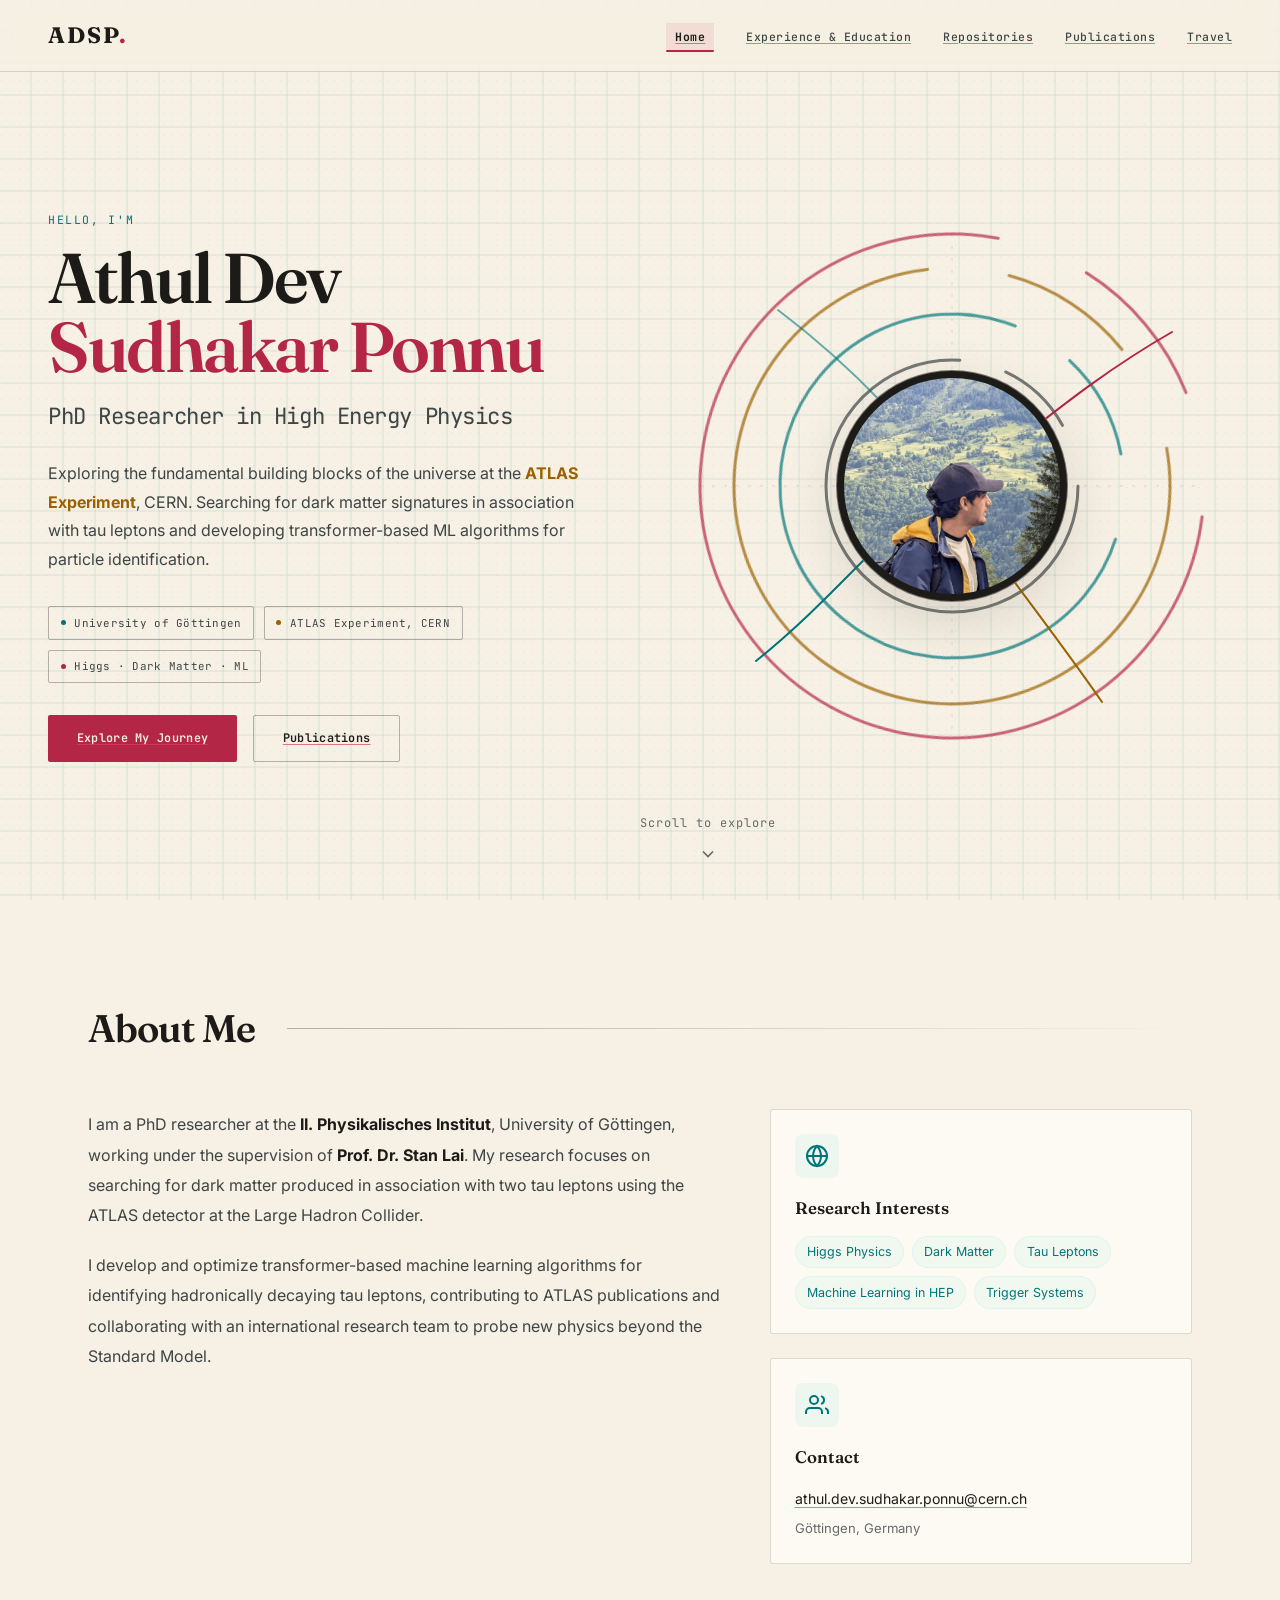
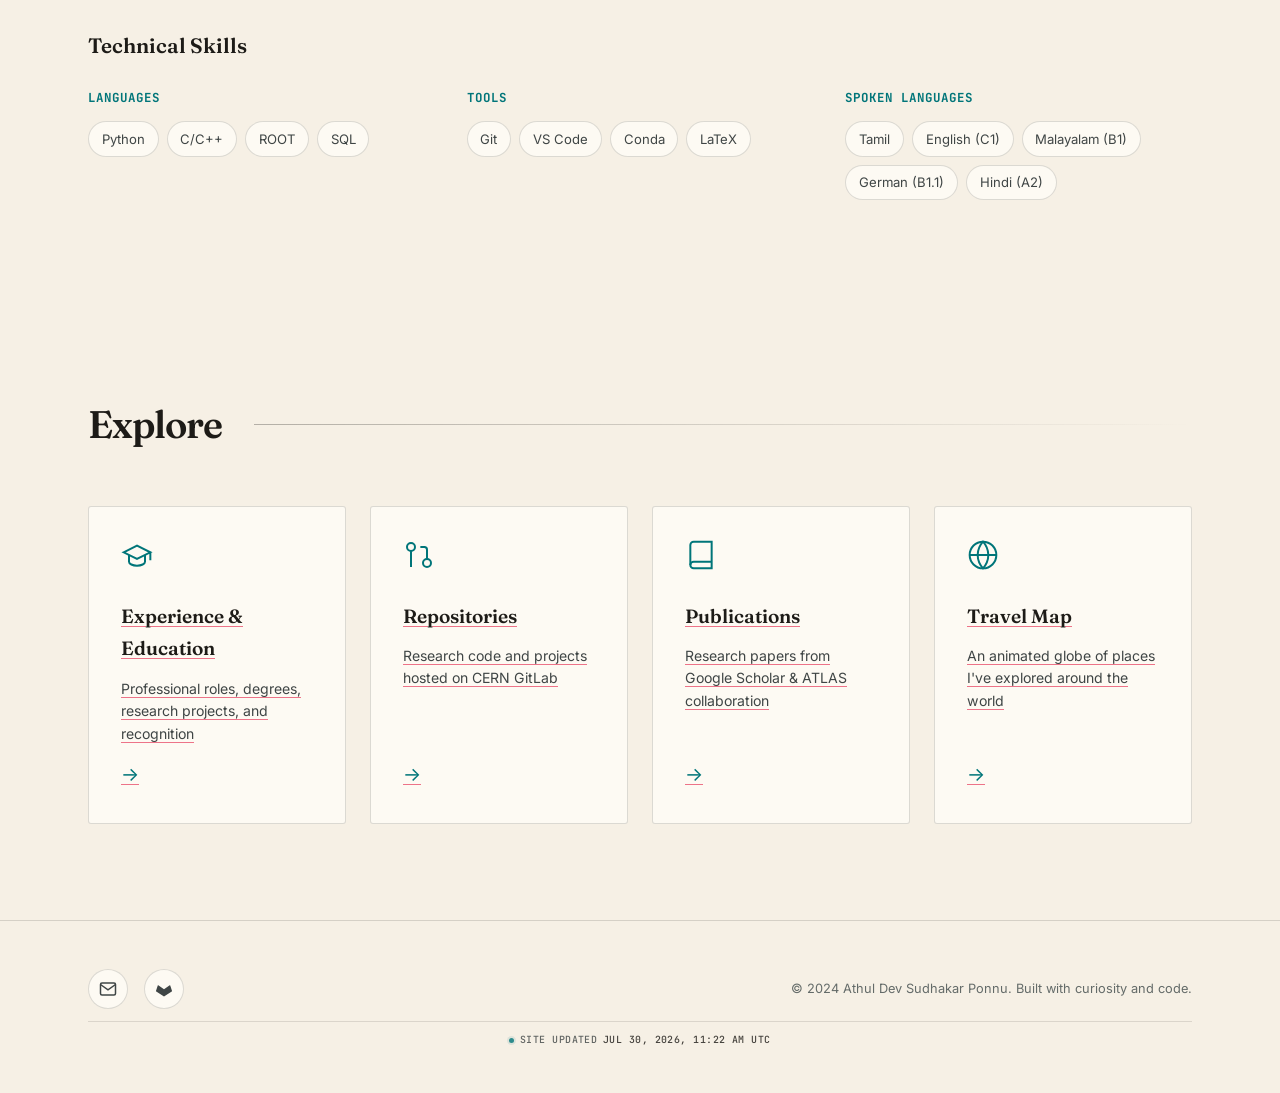
<file: index.html>
<!DOCTYPE html>
<html lang="en">
<head>
    <meta charset="UTF-8">
    <meta name="viewport" content="width=device-width, initial-scale=1.0">
    <link rel="icon" type="image/png" href="assets/favicon.png">
    <title>Athul Dev Sudhakar Ponnu | Particle Physicist</title>
    <meta name="description" content="Personal homepage of Athul Dev Sudhakar Ponnu — PhD researcher in High Energy Physics at the University of Göttingen and the ATLAS Experiment at CERN.">
    <link rel="preconnect" href="https://fonts.googleapis.com">
    <link rel="preconnect" href="https://fonts.gstatic.com" crossorigin>
    <link href="https://fonts.googleapis.com/css2?family=Fraunces:opsz,wght@9..144,400;9..144,500;9..144,600;9..144,700&family=Inter:wght@300;400;500;600;700&family=JetBrains+Mono:wght@400;500&display=swap" rel="stylesheet">
    <link rel="stylesheet" href="style.css?v=20260721_12">
</head>
<body class="page-home">

    <!-- Navigation -->
    <nav class="main-nav" id="main-nav">
        <div class="nav-brand">
            <a href="index.html" class="nav-logo">ADSP</a>
        </div>
        <button class="nav-toggle" id="nav-toggle" aria-label="Toggle navigation" aria-expanded="false" aria-controls="nav-links">
            <span></span><span></span><span></span>
        </button>
        <ul class="nav-links" id="nav-links">
            <li><a href="index.html" class="active">Home</a></li>
            <li><a href="experience.html">Experience &amp; Education</a></li>
            <li><a href="repositories.html">Repositories</a></li>
            <li><a href="publications.html">Publications</a></li>
            <li><a href="travel.html">Travel</a></li>
        </ul>
    </nav>

    <!-- Hero Section -->
    <section class="hero" id="hero">
        <div class="hero-content">
            <div class="hero-text">
                <p class="hero-greeting reveal-up">Hello, I'm</p>
                <h1 class="hero-name reveal-up delay-1">
                    <span class="name-line">Athul Dev</span>
                    <span class="name-line accent">Sudhakar Ponnu</span>
                </h1>
                <p class="hero-tagline reveal-up delay-2">PhD Researcher in High Energy Physics</p>
                <p class="hero-description reveal-up delay-3">
                    Exploring the fundamental building blocks of the universe at the 
                    <strong>ATLAS Experiment</strong>, CERN. Searching for dark matter 
                    signatures in association with tau leptons and developing 
                    transformer-based ML algorithms for particle identification.
                </p>
                <div class="hero-badges reveal-up delay-4">
                    <span class="badge">
                        University of Göttingen
                    </span>
                    <span class="badge">
                        ATLAS Experiment, CERN
                    </span>
                    <span class="badge">
                        Higgs · Dark Matter · ML
                    </span>
                </div>
                <div class="hero-cta reveal-up delay-5">
                    <a href="experience.html" class="btn btn-primary">Explore My Journey</a>
                    <a href="publications.html" class="btn btn-secondary">Publications</a>
                </div>
            </div>
            <div class="hero-visual reveal-up delay-3">
                <div class="detector-signature" role="img" aria-label="Schematic transverse cross-section of the ATLAS detector surrounding Athul's portrait">
                    <svg class="detector-diagram" viewBox="0 0 560 560" aria-hidden="true">
                        <g class="detector-grid">
                            <line x1="28" y1="280" x2="532" y2="280"/>
                            <line x1="280" y1="28" x2="280" y2="532"/>
                        </g>
                        <g class="detector-layers">
                            <circle class="detector-layer layer-tracker" cx="280" cy="280" r="126" pathLength="1"/>
                            <circle class="detector-layer layer-em" cx="280" cy="280" r="172" pathLength="1"/>
                            <circle class="detector-layer layer-hadronic" cx="280" cy="280" r="218" pathLength="1"/>
                            <circle class="detector-layer layer-muon" cx="280" cy="280" r="252" pathLength="1"/>
                        </g>
                        <g class="detector-tracks">
                            <path class="track track-crimson" d="M280 280 C330 255 392 188 500 126" pathLength="1"/>
                            <path class="track track-cyan" d="M280 280 C226 307 170 386 84 455" pathLength="1"/>
                            <path class="track track-amber" d="M280 280 C305 333 365 402 430 496" pathLength="1"/>
                            <path class="track track-cyan track-secondary" d="M280 280 C247 234 188 166 106 104" pathLength="1"/>
                        </g>
                        <circle class="interaction-point" cx="280" cy="280" r="5"/>
                    </svg>
                    <div class="profile-frame">
                        <div class="profile-img-wrapper">
                            <img src="assets/profile.png" alt="Athul Dev Sudhakar Ponnu" class="profile-img" onerror="this.style.display='none'; this.parentElement.classList.add('placeholder-active');">
                            <div class="profile-placeholder"><span>A</span></div>
                        </div>
                    </div>
                </div>
            </div>
        </div>
        <div class="scroll-indicator reveal-up delay-5">
            <span>Scroll to explore</span>
            <div class="scroll-arrow">
                <svg width="20" height="20" viewBox="0 0 24 24" fill="none" stroke="currentColor" stroke-width="2"><polyline points="6 9 12 15 18 9"/></svg>
            </div>
        </div>
    </section>

    <!-- About Section -->
    <section class="about-section" id="about">
        <div class="section-container">
            <h2 class="section-title reveal-up">About Me</h2>
            <div class="about-grid">
                <div class="about-text reveal-up delay-1">
                    <p>
                        I am a PhD researcher at the <strong>II. Physikalisches Institut</strong>, 
                        University of Göttingen, working under the supervision of 
                        <strong>Prof. Dr. Stan Lai</strong>. My research focuses on searching 
                        for dark matter produced in association with two tau leptons using 
                        the ATLAS detector at the Large Hadron Collider.
                    </p>
                    <p>
                        I develop and optimize transformer-based machine learning algorithms 
                        for identifying hadronically decaying tau leptons, contributing to 
                        ATLAS publications and collaborating with an international research team 
                        to probe new physics beyond the Standard Model.
                    </p>
                </div>
                <div class="about-cards reveal-up delay-2">
                    <div class="info-card">
                        <div class="info-card-icon">
                            <svg width="24" height="24" viewBox="0 0 24 24" fill="none" stroke="currentColor" stroke-width="2"><circle cx="12" cy="12" r="10"/><line x1="2" y1="12" x2="22" y2="12"/><path d="M12 2a15.3 15.3 0 0 1 4 10 15.3 15.3 0 0 1-4 10 15.3 15.3 0 0 1-4-10 15.3 15.3 0 0 1 4-10z"/></svg>
                        </div>
                        <h3>Research Interests</h3>
                        <ul class="interest-tags">
                            <li>Higgs Physics</li>
                            <li>Dark Matter</li>
                            <li>Tau Leptons</li>
                            <li>Machine Learning in HEP</li>
                            <li>Trigger Systems</li>
                        </ul>
                    </div>
                    <div class="info-card">
                        <div class="info-card-icon">
                            <svg width="24" height="24" viewBox="0 0 24 24" fill="none" stroke="currentColor" stroke-width="2"><path d="M17 21v-2a4 4 0 0 0-4-4H5a4 4 0 0 0-4 4v2"/><circle cx="9" cy="7" r="4"/><path d="M23 21v-2a4 4 0 0 0-3-3.87"/><path d="M16 3.13a4 4 0 0 1 0 7.75"/></svg>
                        </div>
                        <h3>Contact</h3>
                        <p class="contact-info">
                            <a href="mailto:athul.dev.sudhakar.ponnu@cern.ch">athul.dev.sudhakar.ponnu@cern.ch</a>
                        </p>
                        <p class="contact-location">Göttingen, Germany</p>
                    </div>
                </div>
            </div>
            <div class="skills-section reveal-up delay-3">
                <h3 class="subsection-title">Technical Skills</h3>
                <div class="skills-grid">
                    <div class="skill-group">
                        <h4>Languages</h4>
                        <div class="skill-pills">
                            <span class="skill-pill">Python</span>
                            <span class="skill-pill">C/C++</span>
                            <span class="skill-pill">ROOT</span>
                            <span class="skill-pill">SQL</span>
                        </div>
                    </div>
                    <div class="skill-group">
                        <h4>Tools</h4>
                        <div class="skill-pills">
                            <span class="skill-pill">Git</span>
                            <span class="skill-pill">VS Code</span>
                            <span class="skill-pill">Conda</span>
                            <span class="skill-pill">LaTeX</span>
                        </div>
                    </div>
                    <div class="skill-group">
                        <h4>Spoken Languages</h4>
                        <div class="skill-pills">
                            <span class="skill-pill">Tamil</span>
                            <span class="skill-pill">English (C1)</span>
                            <span class="skill-pill">Malayalam (B1)</span>
                            <span class="skill-pill">German (B1.1)</span>
                            <span class="skill-pill">Hindi (A2)</span>
                        </div>
                    </div>
                </div>
            </div>
        </div>
    </section>

    <!-- Quick Links Section -->
    <section class="quicklinks-section" id="quicklinks">
        <div class="section-container">
            <h2 class="section-title reveal-up">Explore</h2>
            <div class="quicklinks-grid reveal-up delay-1">
                <a href="experience.html" class="quicklink-card">
                    <div class="quicklink-icon">
                        <svg width="32" height="32" viewBox="0 0 24 24" fill="none" stroke="currentColor" stroke-width="1.5"><path d="M22 10v6M2 10l10-5 10 5-10 5z"/><path d="M6 12v5c0 1.66 2.69 3 6 3s6-1.34 6-3v-5"/></svg>
                    </div>
                    <h3>Experience &amp; Education</h3>
                    <p>Professional roles, degrees, research projects, and recognition</p>
                    <span class="quicklink-arrow">→</span>
                </a>
                <a href="repositories.html" class="quicklink-card">
                    <div class="quicklink-icon">
                        <svg width="32" height="32" viewBox="0 0 24 24" fill="none" stroke="currentColor" stroke-width="1.5"><circle cx="18" cy="18" r="3"/><circle cx="6" cy="6" r="3"/><path d="M13 6h3a2 2 0 0 1 2 2v7"/><line x1="6" y1="9" x2="6" y2="21"/></svg>
                    </div>
                    <h3>Repositories</h3>
                    <p>Research code and projects hosted on CERN GitLab</p>
                    <span class="quicklink-arrow">→</span>
                </a>
                <a href="publications.html" class="quicklink-card">
                    <div class="quicklink-icon">
                        <svg width="32" height="32" viewBox="0 0 24 24" fill="none" stroke="currentColor" stroke-width="1.5"><path d="M4 19.5A2.5 2.5 0 0 1 6.5 17H20"/><path d="M6.5 2H20v20H6.5A2.5 2.5 0 0 1 4 19.5v-15A2.5 2.5 0 0 1 6.5 2z"/></svg>
                    </div>
                    <h3>Publications</h3>
                    <p>Research papers from Google Scholar & ATLAS collaboration</p>
                    <span class="quicklink-arrow">→</span>
                </a>
                <a href="travel.html" class="quicklink-card">
                    <div class="quicklink-icon">
                        <svg width="32" height="32" viewBox="0 0 24 24" fill="none" stroke="currentColor" stroke-width="1.5"><circle cx="12" cy="12" r="10"/><line x1="2" y1="12" x2="22" y2="12"/><path d="M12 2a15.3 15.3 0 0 1 4 10 15.3 15.3 0 0 1-4 10 15.3 15.3 0 0 1-4-10 15.3 15.3 0 0 1 4-10z"/></svg>
                    </div>
                    <h3>Travel Map</h3>
                    <p>An animated globe of places I've explored around the world</p>
                    <span class="quicklink-arrow">→</span>
                </a>
            </div>
        </div>
    </section>

    <!-- Footer -->
    <footer class="site-footer">
        <div class="footer-content">
            <div class="footer-links">
                <a href="mailto:athul.dev.sudhakar.ponnu@cern.ch" aria-label="Email">
                    <svg width="18" height="18" viewBox="0 0 24 24" fill="none" stroke="currentColor" stroke-width="2"><path d="M4 4h16c1.1 0 2 .9 2 2v12c0 1.1-.9 2-2 2H4c-1.1 0-2-.9-2-2V6c0-1.1.9-2 2-2z"/><polyline points="22,6 12,13 2,6"/></svg>
                </a>
                <a href="https://gitlab.cern.ch/asudhaka" target="_blank" rel="noopener" aria-label="GitLab">
                    <svg width="18" height="18" viewBox="0 0 24 24" fill="currentColor"><path d="M22.65 14.39L20.3 7.24a.43.43 0 0 0-.15-.22a.42.42 0 0 0-.53 0L12 12.3L4.38 7a.42.42 0 0 0-.53 0a.43.43 0 0 0-.15.22L1.35 14.39a.85.85 0 0 0 .31 1L12 22l10.34-6.57a.85.85 0 0 0 .31-1.04z"/></svg>
                </a>
            </div>
            <p class="footer-text">© 2024 Athul Dev Sudhakar Ponnu. Built with curiosity and code.</p>
        </div>
    </footer>

    <script src="https://cdn.jsdelivr.net/npm/gsap@3.13.0/dist/gsap.min.js"></script>
    <script src="grid-distortion.js?v=20260721_3"></script>
    <script src="nav.js?v=20260721_9"></script>
</body>
</html>
</file>
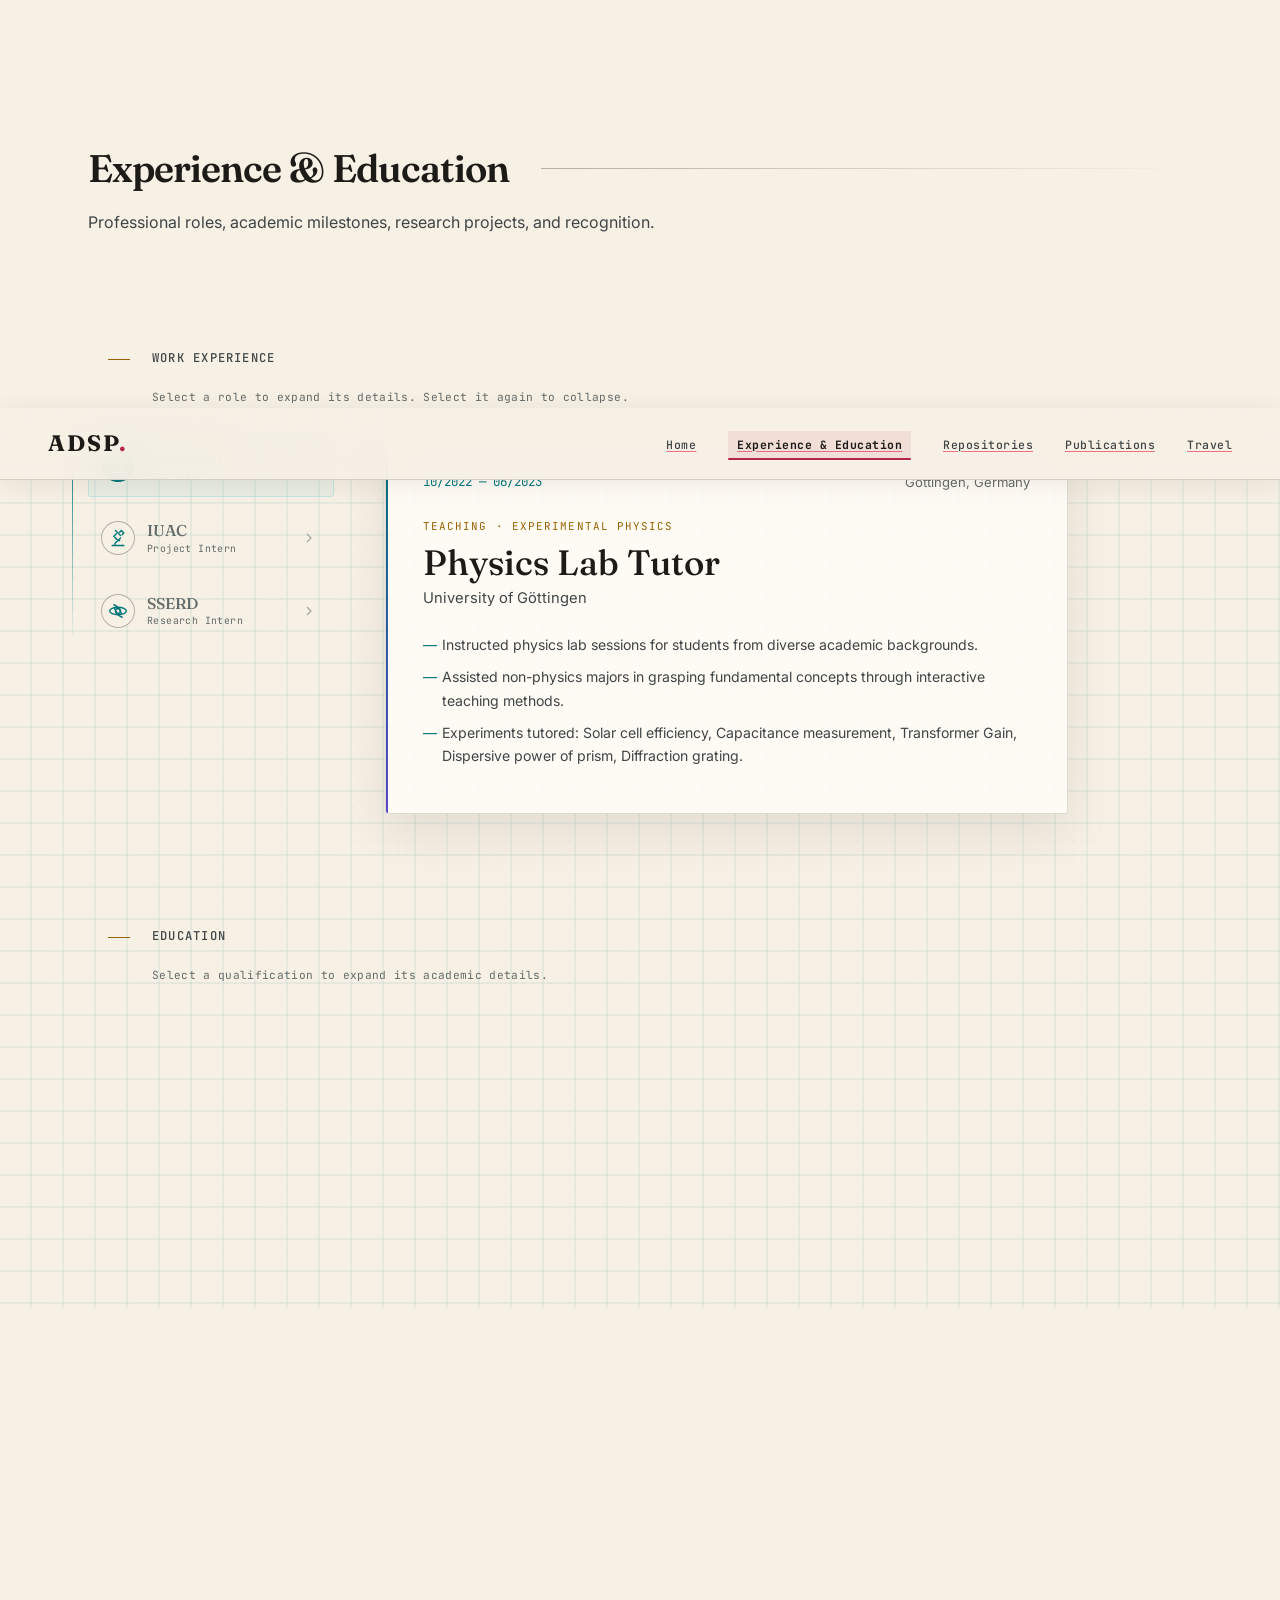
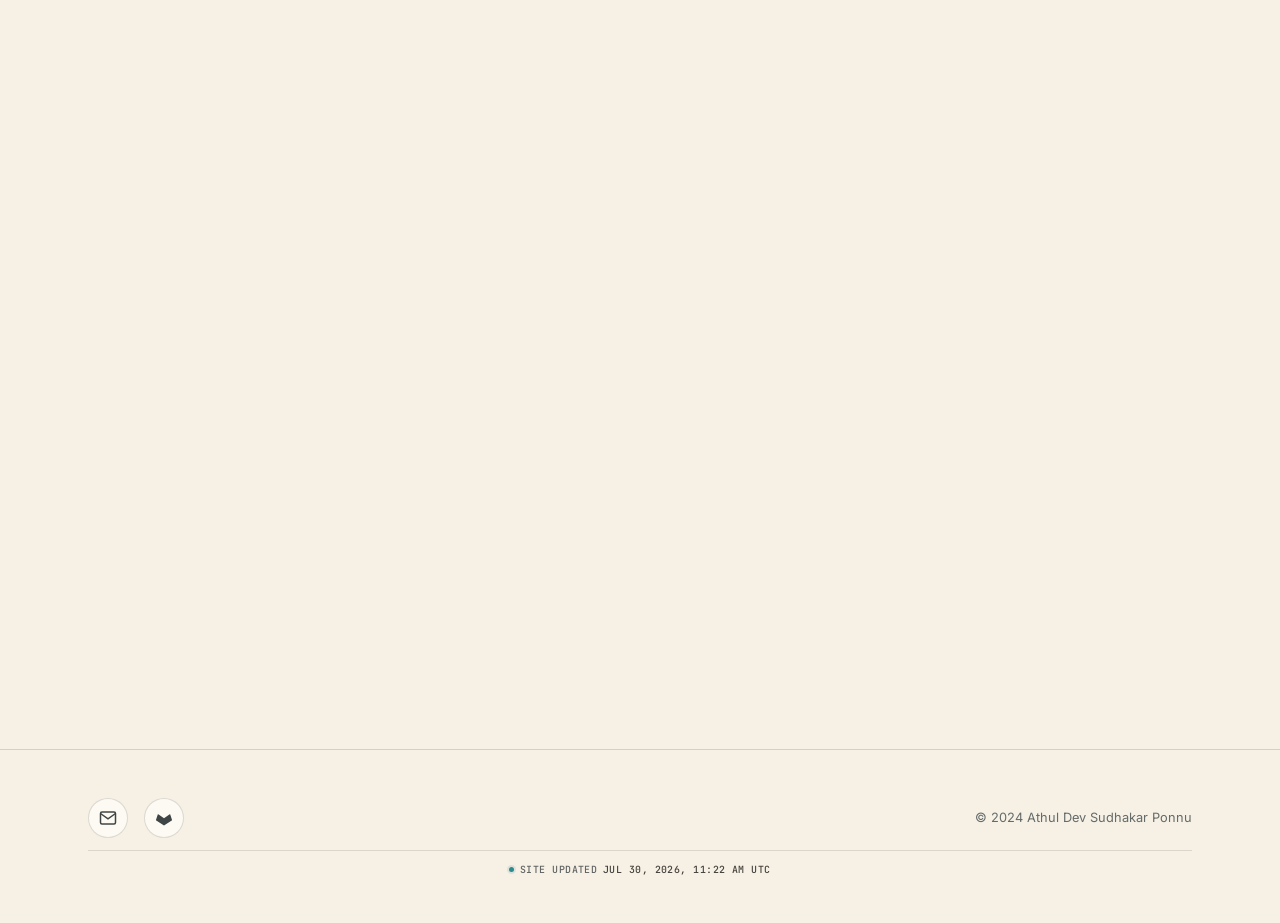
<file: academic.html>
<!DOCTYPE html>
<html lang="en">
<head>
    <meta charset="UTF-8">
    <meta name="viewport" content="width=device-width, initial-scale=1.0">
    <meta http-equiv="refresh" content="0; url=experience.html#education">
    <link rel="canonical" href="experience.html#education">
    <title>Experience &amp; Education | Athul Dev Sudhakar Ponnu</title>
</head>
<body>
    <p>Academic Path has moved to <a href="experience.html#education">Experience &amp; Education</a>.</p>
</body>
</html>
</file>
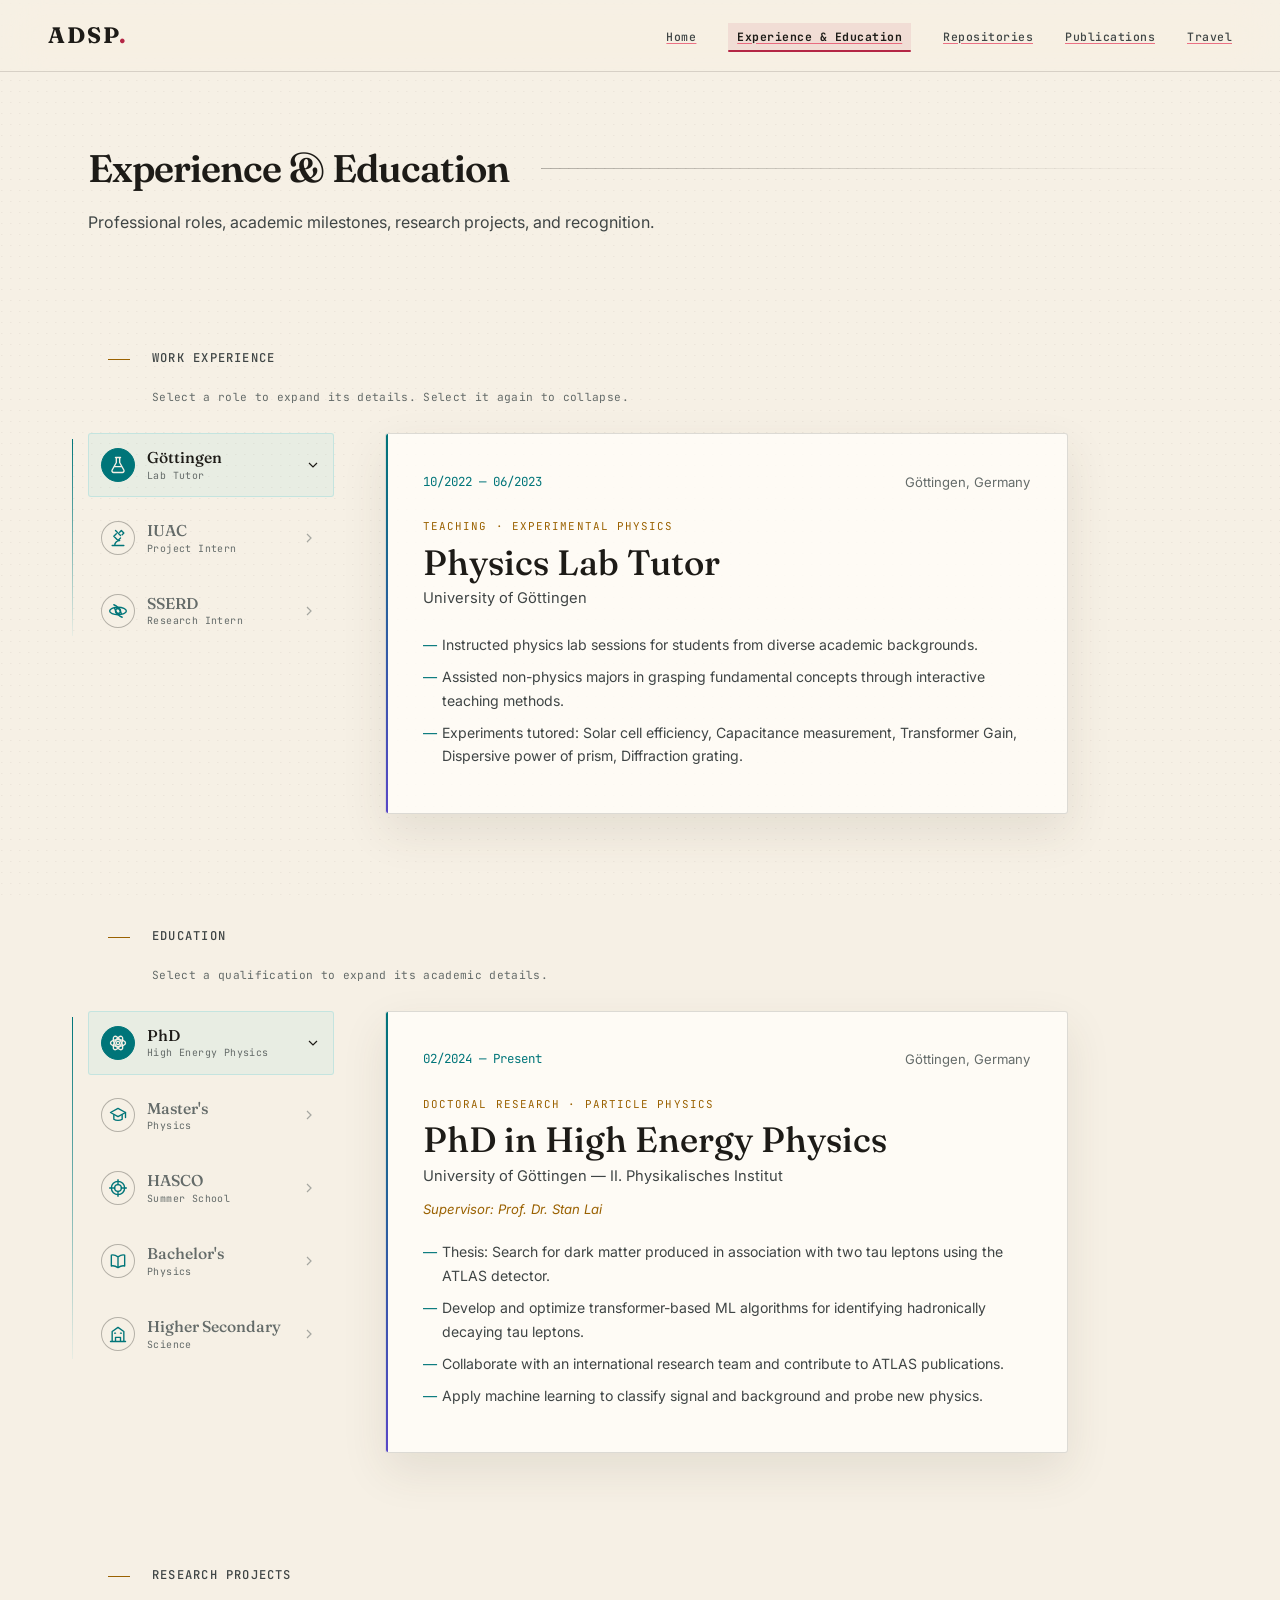
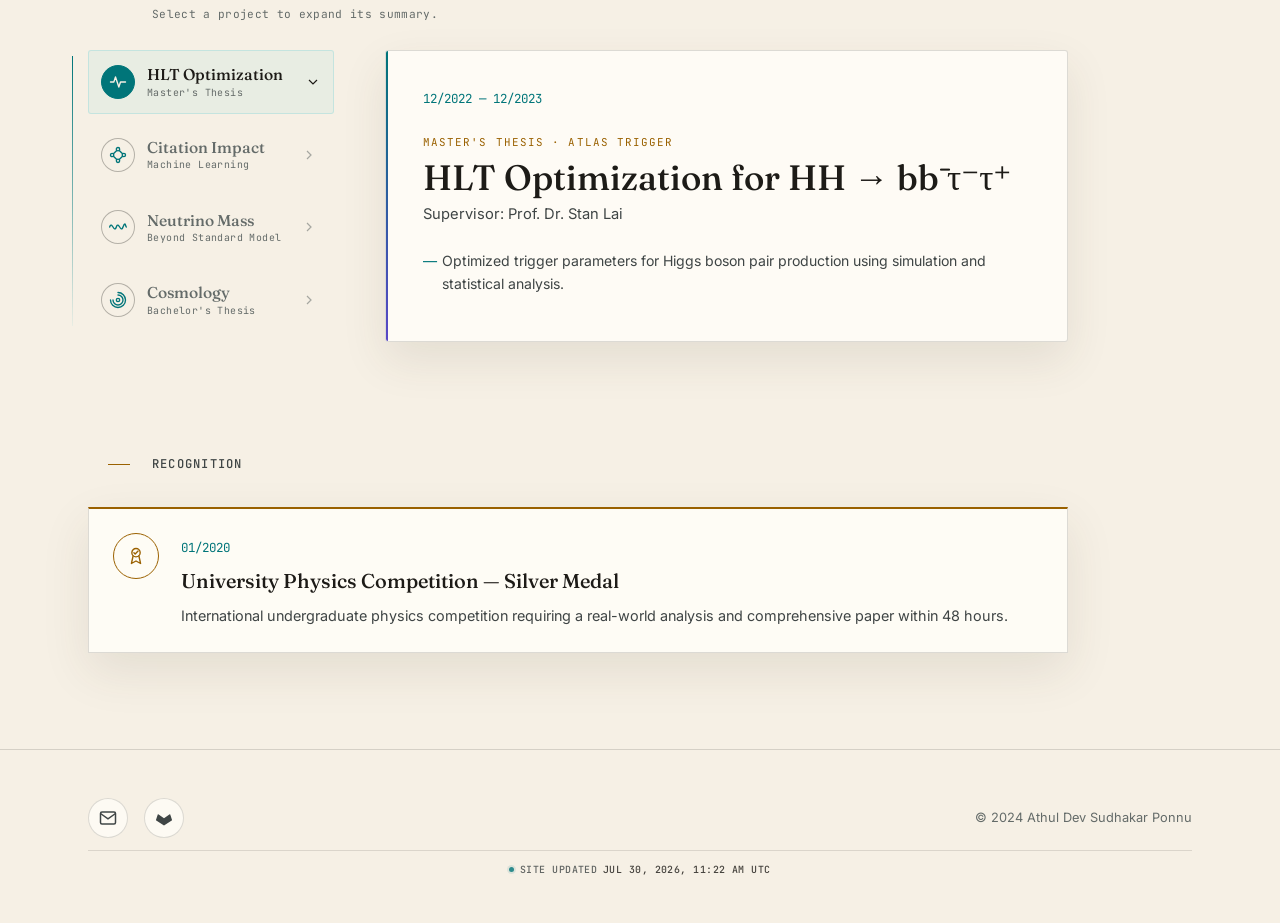
<file: experience.html>
<!DOCTYPE html>
<html lang="en">
<head>
    <meta charset="UTF-8">
    <meta name="viewport" content="width=device-width, initial-scale=1.0">
    <link rel="icon" type="image/png" href="assets/favicon.png">
    <title>Experience &amp; Education | Athul Dev Sudhakar Ponnu</title>
    <meta name="description" content="Work experience, education, research projects, and recognition of Athul Dev Sudhakar Ponnu.">
    <link rel="preconnect" href="https://fonts.googleapis.com">
    <link rel="preconnect" href="https://fonts.gstatic.com" crossorigin>
    <link href="https://fonts.googleapis.com/css2?family=Fraunces:opsz,wght@9..144,400;9..144,500;9..144,600;9..144,700&family=Inter:wght@300;400;500;600;700&family=JetBrains+Mono:wght@400;500&display=swap" rel="stylesheet">
    <link rel="stylesheet" href="style.css?v=20260721_12">
</head>
<body class="page-experience">

    <!-- Navigation -->
    <nav class="main-nav" id="main-nav">
        <div class="nav-brand"><a href="index.html" class="nav-logo">ADSP</a></div>
        <button class="nav-toggle" id="nav-toggle" aria-label="Toggle navigation" aria-expanded="false" aria-controls="nav-links"><span></span><span></span><span></span></button>
        <ul class="nav-links" id="nav-links">
            <li><a href="index.html">Home</a></li>
            <li><a href="experience.html" class="active">Experience &amp; Education</a></li>
            <li><a href="repositories.html">Repositories</a></li>
            <li><a href="publications.html">Publications</a></li>
            <li><a href="travel.html">Travel</a></li>
        </ul>
    </nav>

    <!-- Page Header -->
    <header class="page-header">
        <div class="section-container">
            <h1 class="section-title reveal-up">Experience &amp; Education</h1>
            <p class="page-subtitle reveal-up delay-1">
                Professional roles, academic milestones, research projects, and recognition.
            </p>
        </div>
    </header>

    <!-- Interactive Experience -->
    <section class="timeline-section">
        <div class="section-container">
            <h2 class="timeline-label reveal-up">Work Experience</h2>
            <p class="accordion-instruction reveal-up">Select a role to expand its details. Select it again to collapse.</p>
            <div class="experience-switcher reveal-up" data-profile-switcher>
                <div class="experience-tablist" role="group" aria-label="Work experience roles">
                    <button class="experience-tab is-active" id="experience-tab-goettingen" type="button" aria-expanded="true" aria-controls="experience-panel-goettingen">
                        <span class="experience-tab-mark" aria-hidden="true"><svg viewBox="0 0 24 24"><path d="M9 3h6M10 3v6l-5 9a2 2 0 0 0 1.75 3h10.5A2 2 0 0 0 19 18l-5-9V3M8 14h8"/></svg></span>
                        <span>
                            <strong>Göttingen</strong>
                            <small>Lab Tutor</small>
                        </span>
                        <svg class="experience-tab-arrow" width="16" height="16" viewBox="0 0 24 24" fill="none" stroke="currentColor" stroke-width="1.8" aria-hidden="true"><path d="m9 18 6-6-6-6"/></svg>
                    </button>
                    <button class="experience-tab" id="experience-tab-iuac" type="button" aria-expanded="false" aria-controls="experience-panel-iuac">
                        <span class="experience-tab-mark" aria-hidden="true"><svg viewBox="0 0 24 24"><path d="m9 3 6 6M10 7l-3 3 5 5 3-3M5 21h14M8 21a6 6 0 0 1 6-6M14 5l2-2 3 3-2 2"/></svg></span>
                        <span>
                            <strong>IUAC</strong>
                            <small>Project Intern</small>
                        </span>
                        <svg class="experience-tab-arrow" width="16" height="16" viewBox="0 0 24 24" fill="none" stroke="currentColor" stroke-width="1.8" aria-hidden="true"><path d="m9 18 6-6-6-6"/></svg>
                    </button>
                    <button class="experience-tab" id="experience-tab-sserd" type="button" aria-expanded="false" aria-controls="experience-panel-sserd">
                        <span class="experience-tab-mark" aria-hidden="true"><svg viewBox="0 0 24 24"><circle cx="12" cy="12" r="3"/><ellipse cx="12" cy="12" rx="10" ry="4.5"/><path d="M7 4.5c3 1 7 5 9 10.5M17 19.5c-3-1-7-5-9-10.5"/></svg></span>
                        <span>
                            <strong>SSERD</strong>
                            <small>Research Intern</small>
                        </span>
                        <svg class="experience-tab-arrow" width="16" height="16" viewBox="0 0 24 24" fill="none" stroke="currentColor" stroke-width="1.8" aria-hidden="true"><path d="m9 18 6-6-6-6"/></svg>
                    </button>
                </div>

                <div class="experience-panels" aria-live="polite">
                    <article class="experience-panel" id="experience-panel-goettingen" role="region" aria-labelledby="experience-tab-goettingen" data-experience-panel>
                        <div class="timeline-meta">
                            <span class="timeline-date">10/2022 — 06/2023</span>
                            <span class="timeline-location">Göttingen, Germany</span>
                        </div>
                        <p class="experience-panel-kicker">Teaching · Experimental Physics</p>
                        <h2>Physics Lab Tutor</h2>
                        <p class="role">University of Göttingen</p>
                        <ul class="timeline-details">
                            <li>Instructed physics lab sessions for students from diverse academic backgrounds.</li>
                            <li>Assisted non-physics majors in grasping fundamental concepts through interactive teaching methods.</li>
                            <li>Experiments tutored: Solar cell efficiency, Capacitance measurement, Transformer Gain, Dispersive power of prism, Diffraction grating.</li>
                        </ul>
                    </article>

                    <article class="experience-panel" id="experience-panel-iuac" role="region" aria-labelledby="experience-tab-iuac" data-experience-panel>
                        <div class="timeline-meta">
                            <span class="timeline-date">05/2021 — 06/2021</span>
                            <span class="timeline-location">Delhi, India</span>
                        </div>
                        <p class="experience-panel-kicker">Research · Electron Microscopy</p>
                        <h2>Summer Project Intern</h2>
                        <p class="role">Inter University Accelerator Center (IUAC)</p>
                        <ul class="timeline-details">
                            <li>Project: Utilizing EDX to Understand e⁻ Beam — Solid Interactions.</li>
                            <li>Gained hands-on experience with an electron microscope.</li>
                            <li>Analyzed Energy Dispersive X-ray spectra of different samples.</li>
                            <li>Simulated electron beam solid interaction using MC-XRAY.</li>
                        </ul>
                    </article>

                    <article class="experience-panel" id="experience-panel-sserd" role="region" aria-labelledby="experience-tab-sserd" data-experience-panel>
                        <div class="timeline-meta">
                            <span class="timeline-date">07/2020 — 08/2020</span>
                            <span class="timeline-location">Bangalore, India</span>
                        </div>
                        <p class="experience-panel-kicker">Research · Orbital Dynamics</p>
                        <h2>Research Intern</h2>
                        <p class="role">Society for Space Education Research and Development</p>
                        <ul class="timeline-details">
                            <li>Investigated the stability of exoplanetary systems using Hamiltonian formalism.</li>
                            <li>Simulated randomized exoplanetary systems using VPython and evaluated their stability.</li>
                        </ul>
                    </article>
                </div>
            </div>

            <div class="profile-subsection" id="education">
                <h2 class="timeline-label reveal-up">Education</h2>
                <p class="accordion-instruction reveal-up">Select a qualification to expand its academic details.</p>
                <div class="experience-switcher reveal-up" data-profile-switcher>
                    <div class="experience-tablist" role="group" aria-label="Education history">
                        <button class="experience-tab is-active" id="education-tab-phd" type="button" aria-expanded="true" aria-controls="education-panel-phd">
                            <span class="experience-tab-mark" aria-hidden="true"><svg viewBox="0 0 24 24"><circle cx="12" cy="12" r="2"/><ellipse cx="12" cy="12" rx="9" ry="4"/><ellipse cx="12" cy="12" rx="9" ry="4" transform="rotate(60 12 12)"/><ellipse cx="12" cy="12" rx="9" ry="4" transform="rotate(120 12 12)"/></svg></span>
                            <span><strong>PhD</strong><small>High Energy Physics</small></span>
                            <svg class="experience-tab-arrow" width="16" height="16" viewBox="0 0 24 24" fill="none" stroke="currentColor" stroke-width="1.8" aria-hidden="true"><path d="m9 18 6-6-6-6"/></svg>
                        </button>
                        <button class="experience-tab" id="education-tab-msc" type="button" aria-expanded="false" aria-controls="education-panel-msc">
                            <span class="experience-tab-mark" aria-hidden="true"><svg viewBox="0 0 24 24"><path d="m3 9 9-5 9 5-9 5-9-5Z"/><path d="M7 12v5c2.5 2 7.5 2 10 0v-5M21 9v6"/></svg></span>
                            <span><strong>Master's</strong><small>Physics</small></span>
                            <svg class="experience-tab-arrow" width="16" height="16" viewBox="0 0 24 24" fill="none" stroke="currentColor" stroke-width="1.8" aria-hidden="true"><path d="m9 18 6-6-6-6"/></svg>
                        </button>
                        <button class="experience-tab" id="education-tab-hasco" type="button" aria-expanded="false" aria-controls="education-panel-hasco">
                            <span class="experience-tab-mark" aria-hidden="true"><svg viewBox="0 0 24 24"><circle cx="12" cy="12" r="8"/><circle cx="12" cy="12" r="4"/><path d="M2 12h6M16 12h6M12 2v6M12 16v6"/></svg></span>
                            <span><strong>HASCO</strong><small>Summer School</small></span>
                            <svg class="experience-tab-arrow" width="16" height="16" viewBox="0 0 24 24" fill="none" stroke="currentColor" stroke-width="1.8" aria-hidden="true"><path d="m9 18 6-6-6-6"/></svg>
                        </button>
                        <button class="experience-tab" id="education-tab-bsc" type="button" aria-expanded="false" aria-controls="education-panel-bsc">
                            <span class="experience-tab-mark" aria-hidden="true"><svg viewBox="0 0 24 24"><path d="M4 5c3-1 5 0 8 2v13c-3-2-5-3-8-2V5ZM20 5c-3-1-5 0-8 2v13c3-2 5-3 8-2V5Z"/></svg></span>
                            <span><strong>Bachelor's</strong><small>Physics</small></span>
                            <svg class="experience-tab-arrow" width="16" height="16" viewBox="0 0 24 24" fill="none" stroke="currentColor" stroke-width="1.8" aria-hidden="true"><path d="m9 18 6-6-6-6"/></svg>
                        </button>
                        <button class="experience-tab" id="education-tab-school" type="button" aria-expanded="false" aria-controls="education-panel-school">
                            <span class="experience-tab-mark" aria-hidden="true"><svg viewBox="0 0 24 24"><path d="M3 21h18M5 21V9l7-5 7 5v12M9 21v-5h6v5M8 11h1M15 11h1"/></svg></span>
                            <span><strong>Higher Secondary</strong><small>Science</small></span>
                            <svg class="experience-tab-arrow" width="16" height="16" viewBox="0 0 24 24" fill="none" stroke="currentColor" stroke-width="1.8" aria-hidden="true"><path d="m9 18 6-6-6-6"/></svg>
                        </button>
                    </div>

                    <div class="experience-panels" aria-live="polite">
                        <article class="experience-panel" id="education-panel-phd" role="region" aria-labelledby="education-tab-phd" data-experience-panel>
                            <div class="timeline-meta"><span class="timeline-date">02/2024 — Present</span><span class="timeline-location">Göttingen, Germany</span></div>
                            <p class="experience-panel-kicker">Doctoral Research · Particle Physics</p>
                            <h2>PhD in High Energy Physics</h2>
                            <p class="role">University of Göttingen — II. Physikalisches Institut</p>
                            <p class="supervisor">Supervisor: Prof. Dr. Stan Lai</p>
                            <ul class="timeline-details">
                                <li>Thesis: Search for dark matter produced in association with two tau leptons using the ATLAS detector.</li>
                                <li>Develop and optimize transformer-based ML algorithms for identifying hadronically decaying tau leptons.</li>
                                <li>Collaborate with an international research team and contribute to ATLAS publications.</li>
                                <li>Apply machine learning to classify signal and background and probe new physics.</li>
                            </ul>
                        </article>
                        <article class="experience-panel" id="education-panel-msc" role="region" aria-labelledby="education-tab-msc" data-experience-panel>
                            <div class="timeline-meta"><span class="timeline-date">Completed 12/2023</span><span class="timeline-location">Göttingen, Germany</span></div>
                            <p class="experience-panel-kicker">Graduate Degree · Physics</p>
                            <h2>Master's in Physics</h2>
                            <p class="role">University of Göttingen — CGPA: 1.7 (German scale)</p>
                            <p class="supervisor">Supervisor: Prof. Dr. Stan Lai</p>
                            <ul class="timeline-details">
                                <li>Thesis: Trigger Optimization Studies in the ATLAS search for Higgs Boson Pair Production in hh → bb̄ τ⁻τ⁺.</li>
                                <li>Gained expertise in High-Level Trigger systems at ATLAS for tau objects.</li>
                                <li>Developed statistical analysis methods for optimizing trigger parameters.</li>
                            </ul>
                        </article>
                        <article class="experience-panel" id="education-panel-hasco" role="region" aria-labelledby="education-tab-hasco" data-experience-panel>
                            <div class="timeline-meta"><span class="timeline-date">06/2022</span><span class="timeline-location">Göttingen, Germany</span></div>
                            <p class="experience-panel-kicker">Summer School · Collider Physics</p>
                            <h2>HASCO — Hadron Collider Physics Summer School</h2>
                            <p class="role">Summer School Student</p>
                            <ul class="timeline-details">
                                <li>Interacted with leading experimental particle physicists and built connections within the particle physics community.</li>
                                <li>Gained practical insight through hands-on sessions, discussions, and lectures on experimental searches and theory.</li>
                            </ul>
                        </article>
                        <article class="experience-panel" id="education-panel-bsc" role="region" aria-labelledby="education-tab-bsc" data-experience-panel>
                            <div class="timeline-meta"><span class="timeline-date">Completed 05/2021</span><span class="timeline-location">Coimbatore, India</span></div>
                            <p class="experience-panel-kicker">Undergraduate Degree · Physics</p>
                            <h2>Bachelor's in Physics</h2>
                            <p class="role">Amrita Vishwa Vidhyapeetham — CGPA: 9.17/10</p>
                            <p class="supervisor">Thesis Supervisor: Prof. Dr. Sreekanth V</p>
                            <ul class="timeline-details">
                                <li>Thesis: Aspects of Cosmological Evolution.</li>
                                <li>Participated in the university's Mathematics, Astronomy, and Media clubs.</li>
                                <li>Conducted seminars on current topics in astrophysics.</li>
                            </ul>
                        </article>
                        <article class="experience-panel" id="education-panel-school" role="region" aria-labelledby="education-tab-school" data-experience-panel>
                            <div class="timeline-meta"><span class="timeline-date">03/2018</span><span class="timeline-location">Chennai, India</span></div>
                            <p class="experience-panel-kicker">Higher Secondary · Science</p>
                            <h2>Higher Secondary Certificate</h2>
                            <p class="role">Swamy's Matriculation Higher Secondary School — 91.4%</p>
                            <ul class="timeline-details">
                                <li>Completed a comprehensive four-year robotics course.</li>
                                <li>Earned the athletics champion title for two consecutive years.</li>
                            </ul>
                        </article>
                    </div>
                </div>
            </div>

            <div class="profile-subsection" id="research-projects">
                <h2 class="timeline-label reveal-up">Research Projects</h2>
                <p class="accordion-instruction reveal-up">Select a project to expand its summary.</p>
                <div class="experience-switcher reveal-up" data-profile-switcher>
                    <div class="experience-tablist" role="group" aria-label="Research projects">
                        <button class="experience-tab is-active" id="project-tab-hlt" type="button" aria-expanded="true" aria-controls="project-panel-hlt">
                            <span class="experience-tab-mark" aria-hidden="true"><svg viewBox="0 0 24 24"><path d="M3 12h4l2-6 4 12 2-6h6"/></svg></span><span><strong>HLT Optimization</strong><small>Master's Thesis</small></span><svg class="experience-tab-arrow" width="16" height="16" viewBox="0 0 24 24" fill="none" stroke="currentColor" stroke-width="1.8" aria-hidden="true"><path d="m9 18 6-6-6-6"/></svg>
                        </button>
                        <button class="experience-tab" id="project-tab-ml" type="button" aria-expanded="false" aria-controls="project-panel-ml">
                            <span class="experience-tab-mark" aria-hidden="true"><svg viewBox="0 0 24 24"><circle cx="5" cy="12" r="2"/><circle cx="12" cy="5" r="2"/><circle cx="19" cy="12" r="2"/><circle cx="12" cy="19" r="2"/><path d="m6.5 10.5 4-4m3 0 4 4m0 3-4 4m-3 0-4-4"/></svg></span><span><strong>Citation Impact</strong><small>Machine Learning</small></span><svg class="experience-tab-arrow" width="16" height="16" viewBox="0 0 24 24" fill="none" stroke="currentColor" stroke-width="1.8" aria-hidden="true"><path d="m9 18 6-6-6-6"/></svg>
                        </button>
                        <button class="experience-tab" id="project-tab-neutrino" type="button" aria-expanded="false" aria-controls="project-panel-neutrino">
                            <span class="experience-tab-mark" aria-hidden="true"><svg viewBox="0 0 24 24"><path d="M2 12c3-8 5 8 8 0s5 8 8 0 3 0 4 0"/></svg></span><span><strong>Neutrino Mass</strong><small>Beyond Standard Model</small></span><svg class="experience-tab-arrow" width="16" height="16" viewBox="0 0 24 24" fill="none" stroke="currentColor" stroke-width="1.8" aria-hidden="true"><path d="m9 18 6-6-6-6"/></svg>
                        </button>
                        <button class="experience-tab" id="project-tab-cosmology" type="button" aria-expanded="false" aria-controls="project-panel-cosmology">
                            <span class="experience-tab-mark" aria-hidden="true"><svg viewBox="0 0 24 24"><circle cx="12" cy="12" r="2"/><path d="M12 3a9 9 0 1 1-9 9M12 6a6 6 0 1 1-6 6"/></svg></span><span><strong>Cosmology</strong><small>Bachelor's Thesis</small></span><svg class="experience-tab-arrow" width="16" height="16" viewBox="0 0 24 24" fill="none" stroke="currentColor" stroke-width="1.8" aria-hidden="true"><path d="m9 18 6-6-6-6"/></svg>
                        </button>
                    </div>
                    <div class="experience-panels" aria-live="polite">
                        <article class="experience-panel compact-panel" id="project-panel-hlt" role="region" aria-labelledby="project-tab-hlt" data-experience-panel><div class="timeline-meta"><span class="timeline-date">12/2022 — 12/2023</span></div><p class="experience-panel-kicker">Master's Thesis · ATLAS Trigger</p><h2>HLT Optimization for HH → bb̄ τ⁻τ⁺</h2><p class="role">Supervisor: Prof. Dr. Stan Lai</p><ul class="timeline-details"><li>Optimized trigger parameters for Higgs boson pair production using simulation and statistical analysis.</li></ul></article>
                        <article class="experience-panel compact-panel" id="project-panel-ml" role="region" aria-labelledby="project-tab-ml" data-experience-panel><div class="timeline-meta"><span class="timeline-date">07/2023 — 10/2023</span></div><p class="experience-panel-kicker">Mini Project · Machine Learning</p><h2>Predicting Research Article Impact</h2><ul class="timeline-details"><li>Built a machine-learning framework for citation prediction using multiple article features.</li></ul></article>
                        <article class="experience-panel compact-panel" id="project-panel-neutrino" role="region" aria-labelledby="project-tab-neutrino" data-experience-panel><div class="timeline-meta"><span class="timeline-date">10/2022 — 02/2023</span></div><p class="experience-panel-kicker">Seminar · Physics Beyond the Standard Model</p><h2>Neutrino Mass Generation Mechanisms</h2><ul class="timeline-details"><li>Examined Higgs and Type-I Seesaw mechanisms, their implications, and relevant experimental results.</li></ul></article>
                        <article class="experience-panel compact-panel" id="project-panel-cosmology" role="region" aria-labelledby="project-tab-cosmology" data-experience-panel><div class="timeline-meta"><span class="timeline-date">01/2022 — 06/2022</span></div><p class="experience-panel-kicker">Bachelor's Thesis · Cosmology</p><h2>Aspects of Cosmological Evolution</h2><p class="role">Supervisor: Prof. Dr. Sreekanth V</p><ul class="timeline-details"><li>Studied cosmological evolution using energy conservation and Newtonian gravity with minimal reliance on General Relativity.</li></ul></article>
                    </div>
                </div>
            </div>

            <div class="profile-subsection" id="recognition">
                <h2 class="timeline-label reveal-up">Recognition</h2>
                <div class="recognition-card reveal-up">
                    <span class="recognition-icon" aria-hidden="true"><svg viewBox="0 0 24 24"><circle cx="12" cy="8" r="5"/><path d="m8.5 12-2 9 5.5-3 5.5 3-2-9M9.5 8l1.5 1.5L14.5 6"/></svg></span>
                    <div><span class="timeline-date">01/2020</span><h3>University Physics Competition — Silver Medal</h3><p>International undergraduate physics competition requiring a real-world analysis and comprehensive paper within 48 hours.</p></div>
                </div>
            </div>
        </div>
    </section>

    <!-- Footer -->
    <footer class="site-footer">
        <div class="footer-content">
            <div class="footer-links">
                <a href="mailto:athul.dev.sudhakar.ponnu@cern.ch" aria-label="Email">
                    <svg width="18" height="18" viewBox="0 0 24 24" fill="none" stroke="currentColor" stroke-width="2"><path d="M4 4h16c1.1 0 2 .9 2 2v12c0 1.1-.9 2-2 2H4c-1.1 0-2-.9-2-2V6c0-1.1.9-2 2-2z"/><polyline points="22,6 12,13 2,6"/></svg>
                </a>
                <a href="https://gitlab.cern.ch/asudhaka" target="_blank" rel="noopener" aria-label="GitLab">
                    <svg width="18" height="18" viewBox="0 0 24 24" fill="currentColor"><path d="M22.65 14.39L20.3 7.24a.43.43 0 0 0-.15-.22a.42.42 0 0 0-.53 0L12 12.3L4.38 7a.42.42 0 0 0-.53 0a.43.43 0 0 0-.15.22L1.35 14.39a.85.85 0 0 0 .31 1L12 22l10.34-6.57a.85.85 0 0 0 .31-1.04z"/></svg>
                </a>
            </div>
            <p class="footer-text">© 2024 Athul Dev Sudhakar Ponnu</p>
        </div>
    </footer>

    <script src="https://cdn.jsdelivr.net/npm/gsap@3.13.0/dist/gsap.min.js"></script>
    <script src="grid-distortion.js?v=20260721_3"></script>
    <script src="nav.js?v=20260721_9"></script>
</body>
</html>
</file>
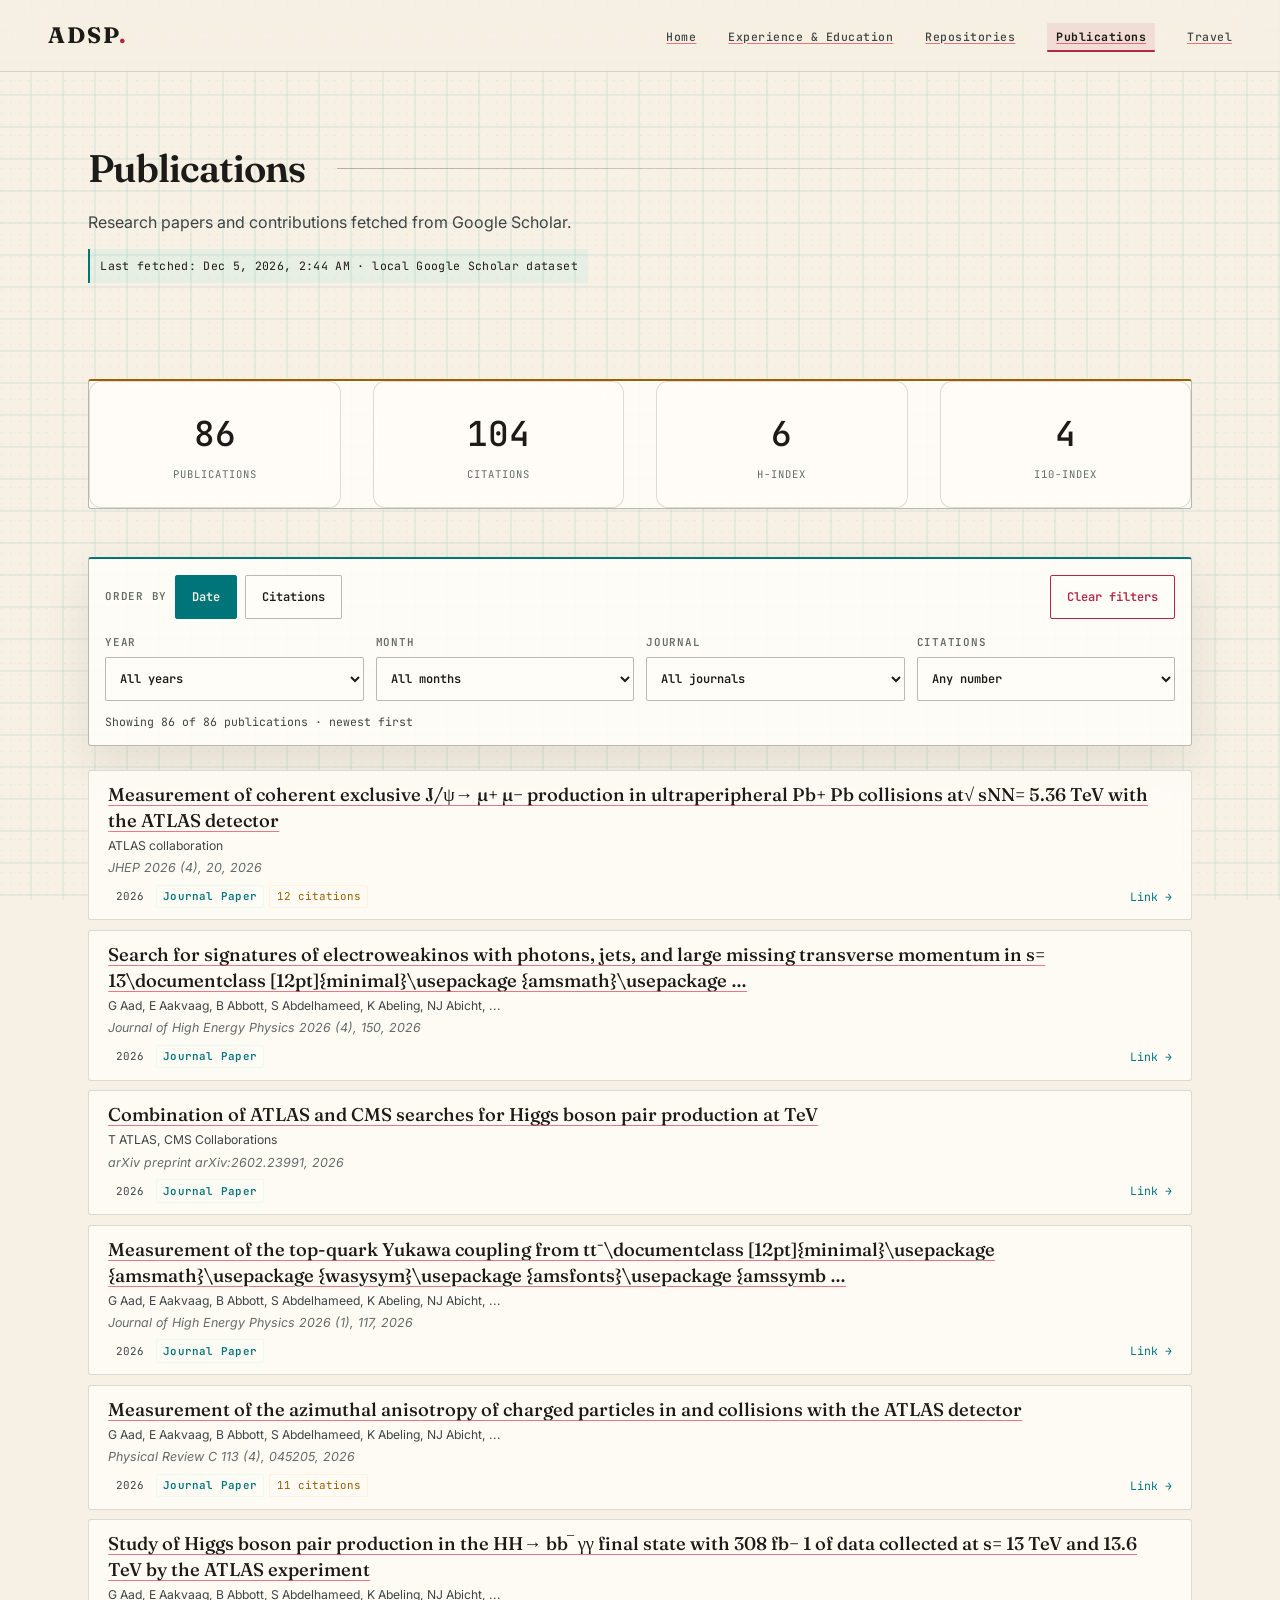
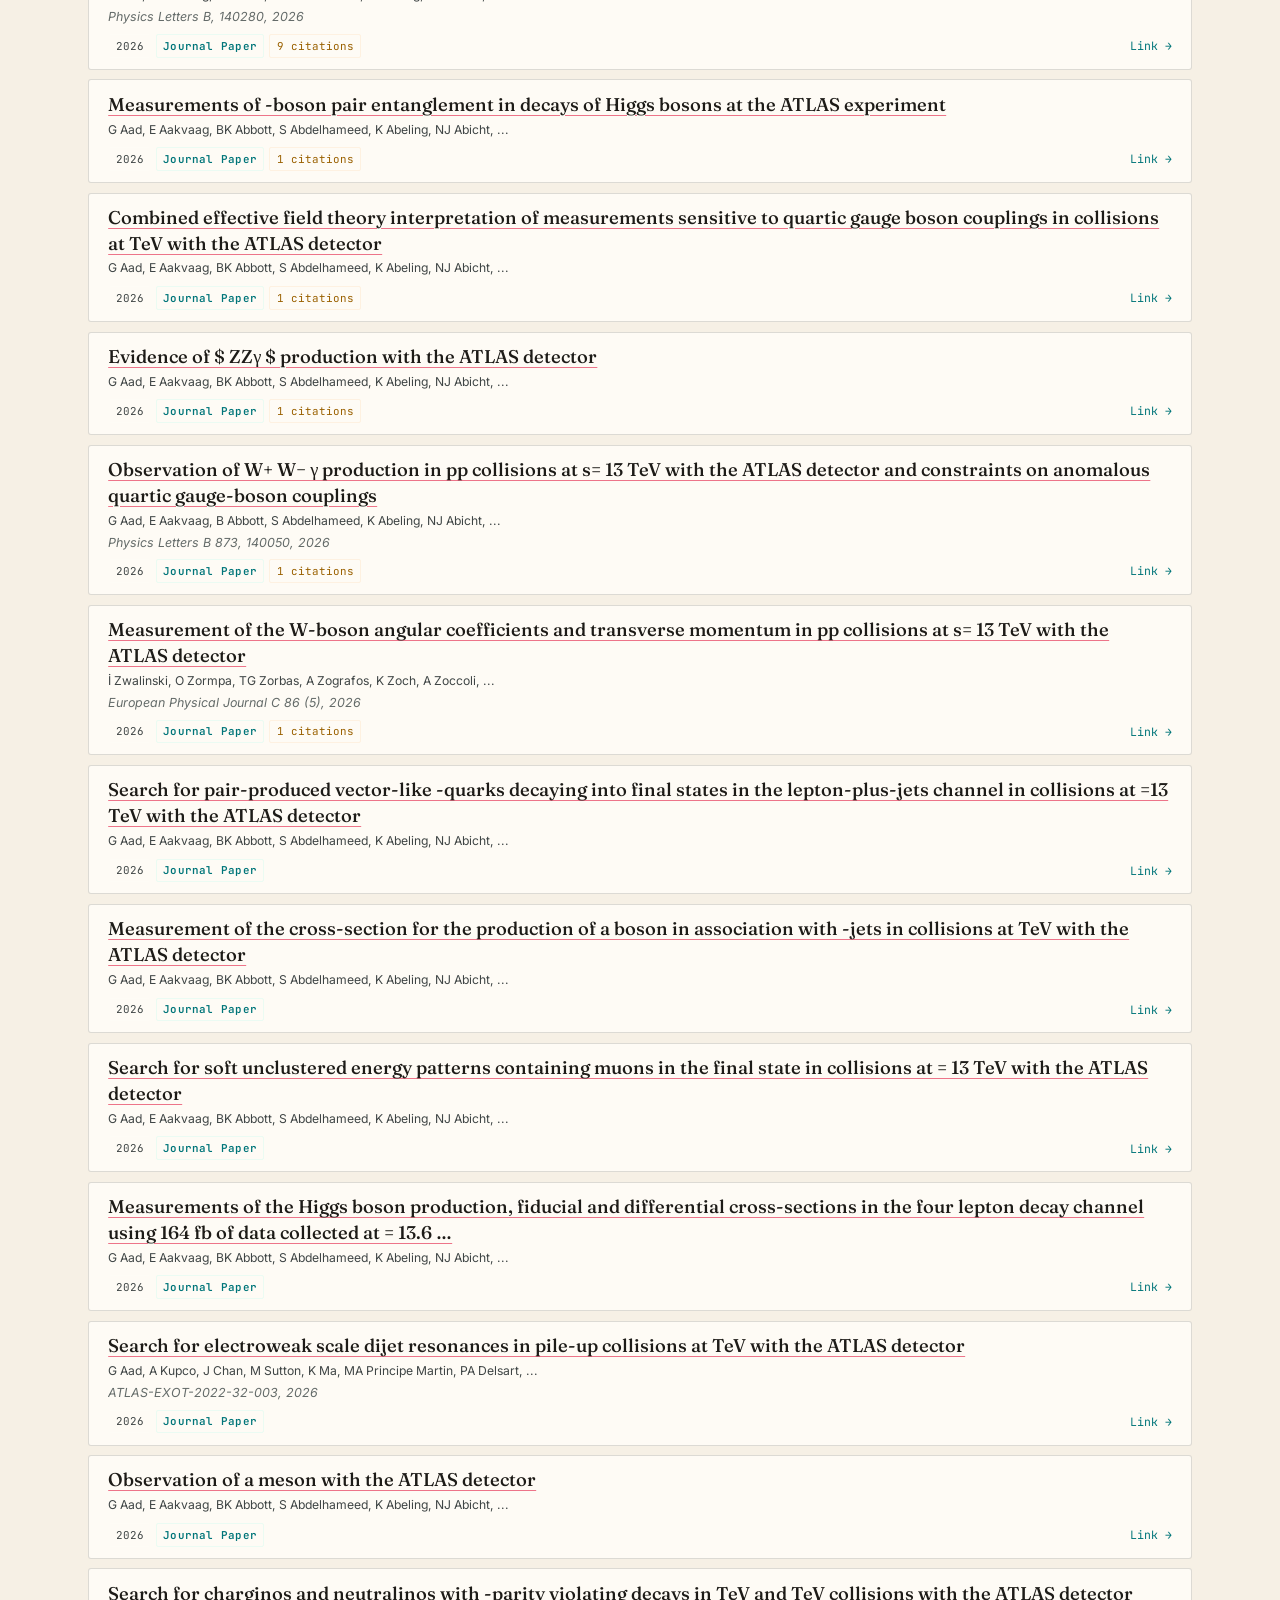
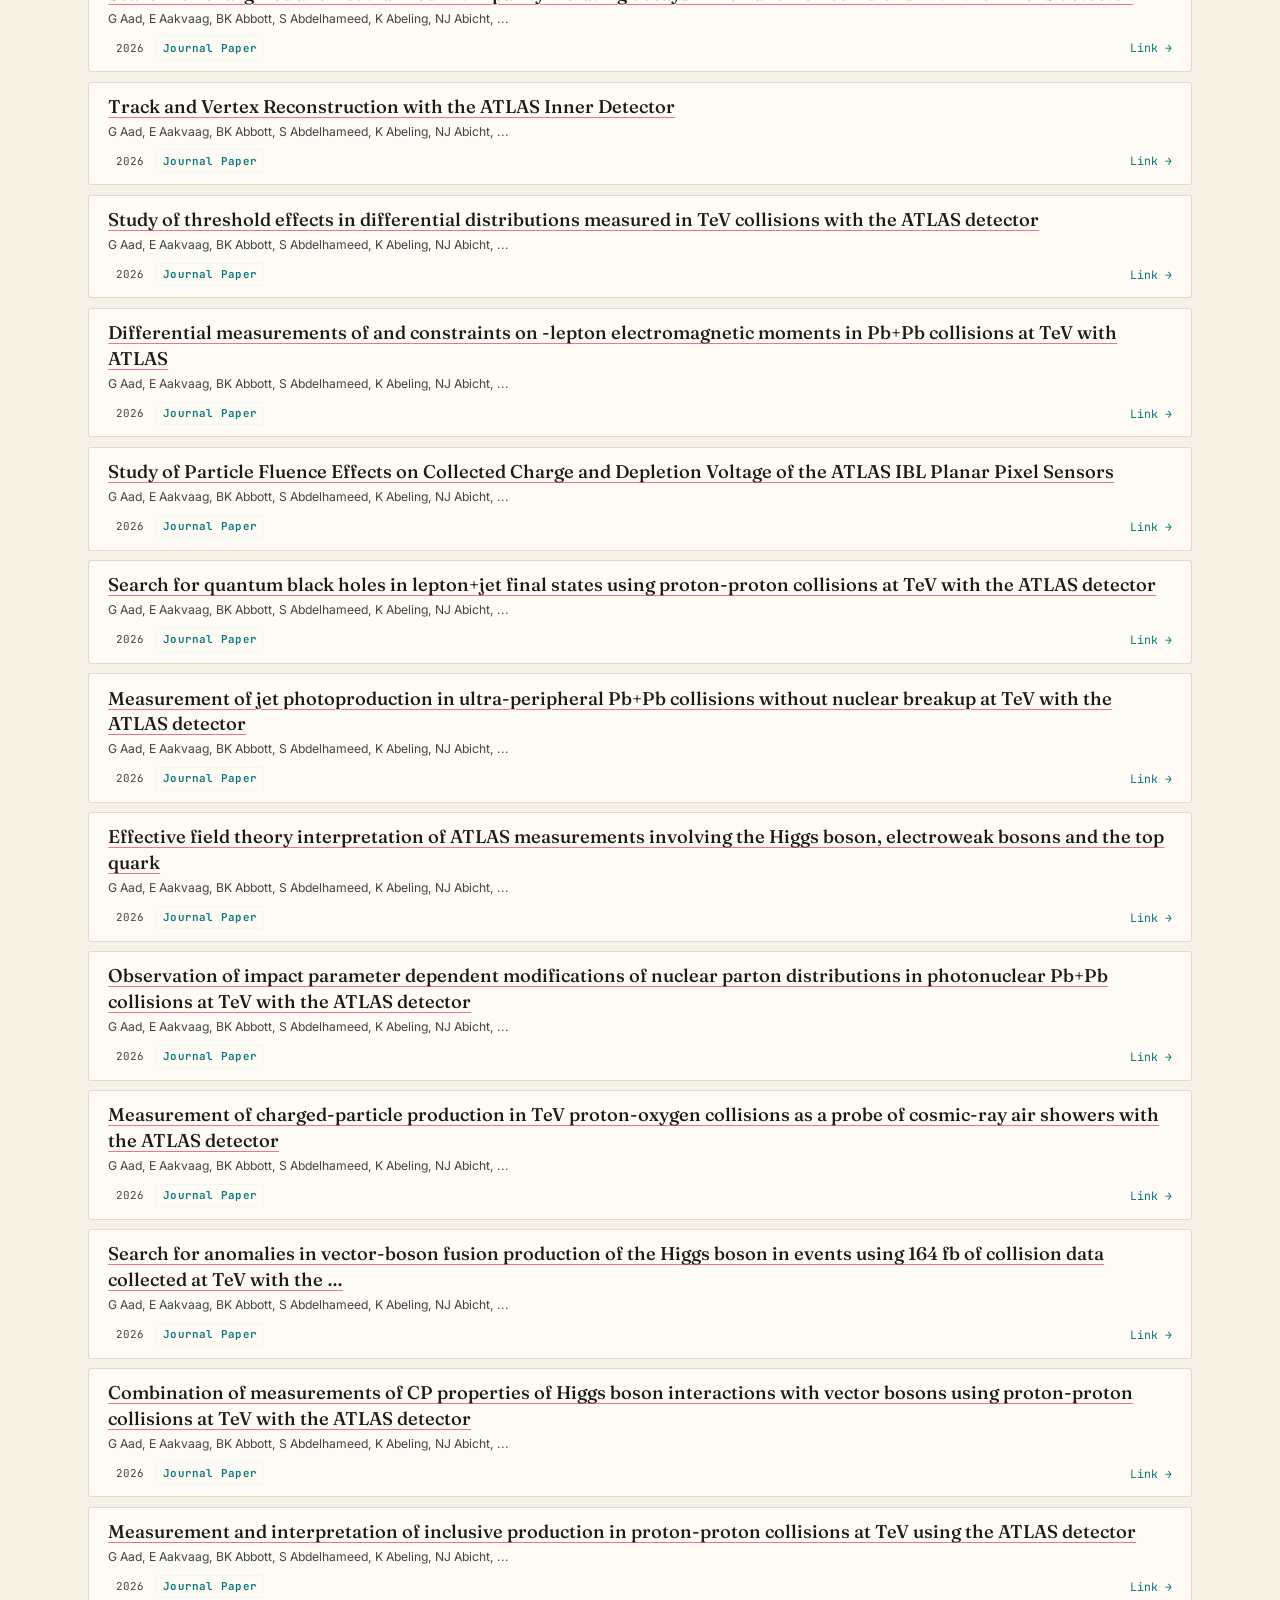
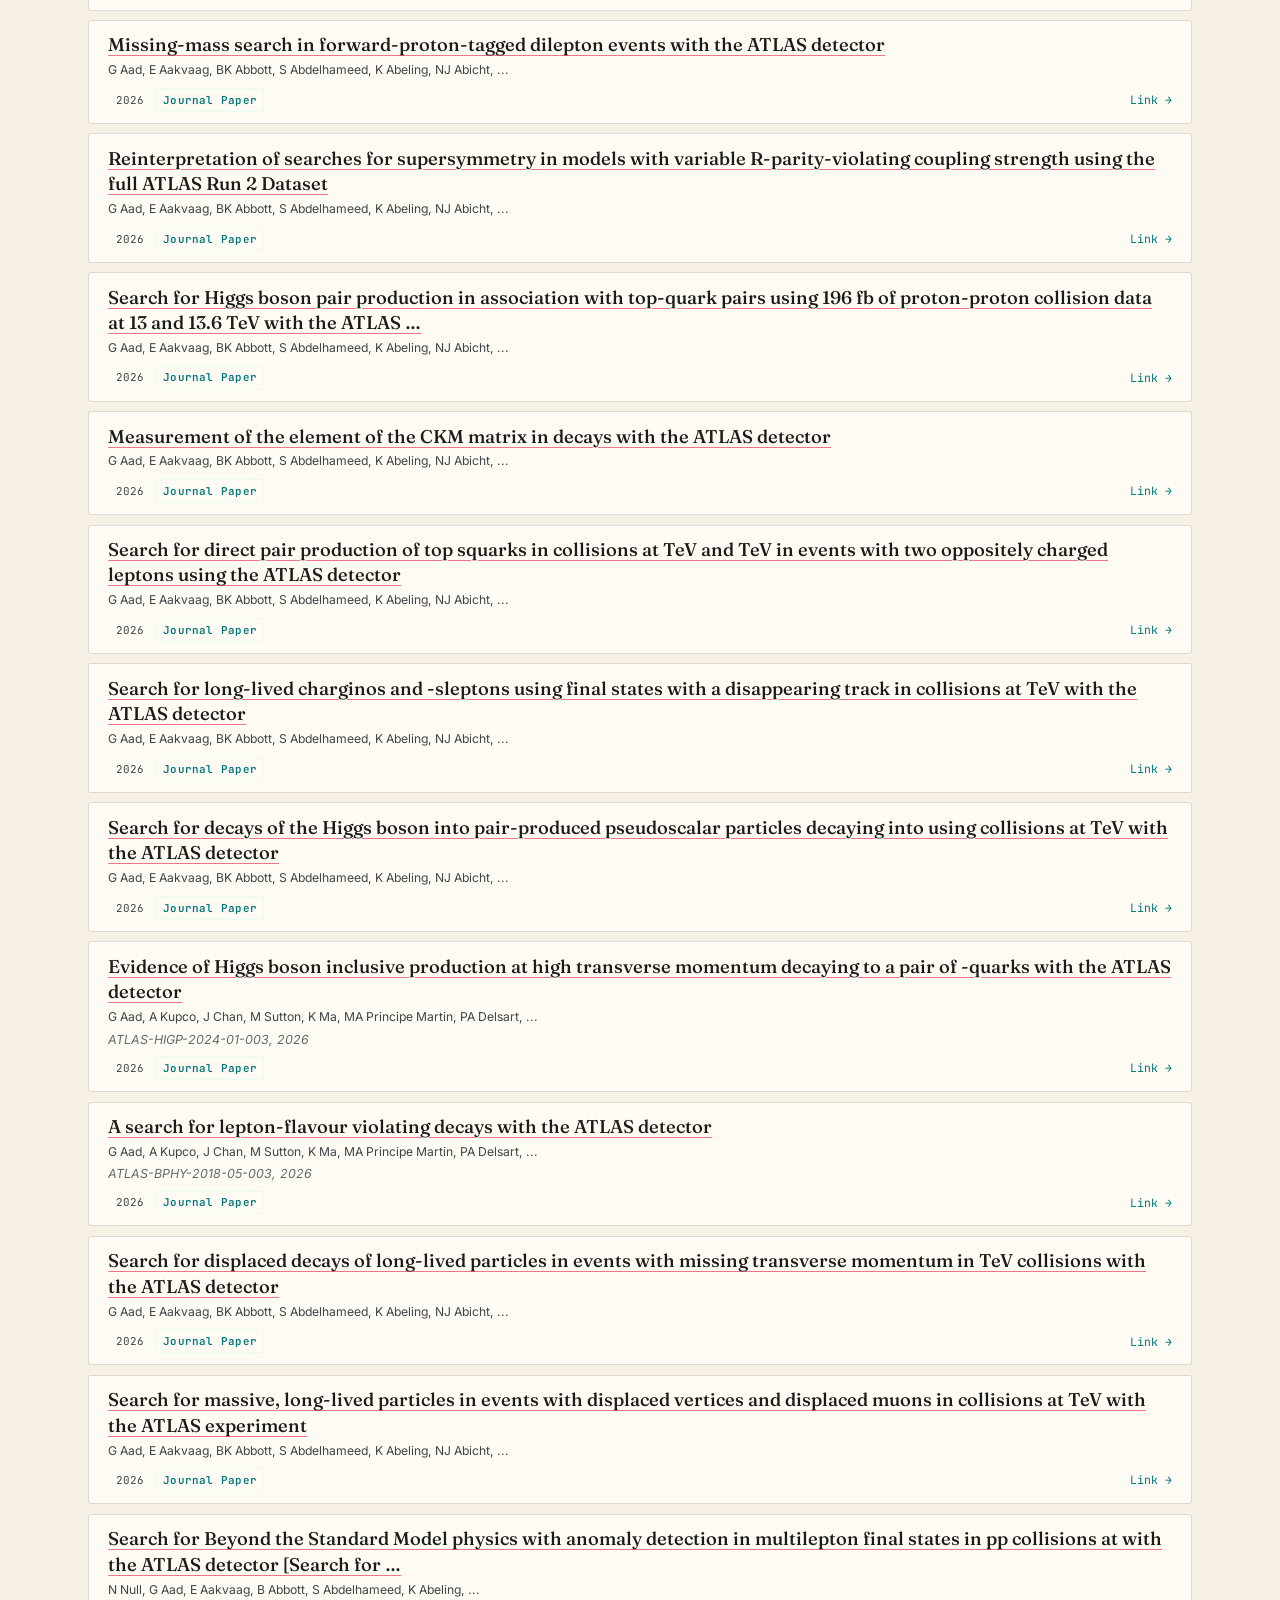
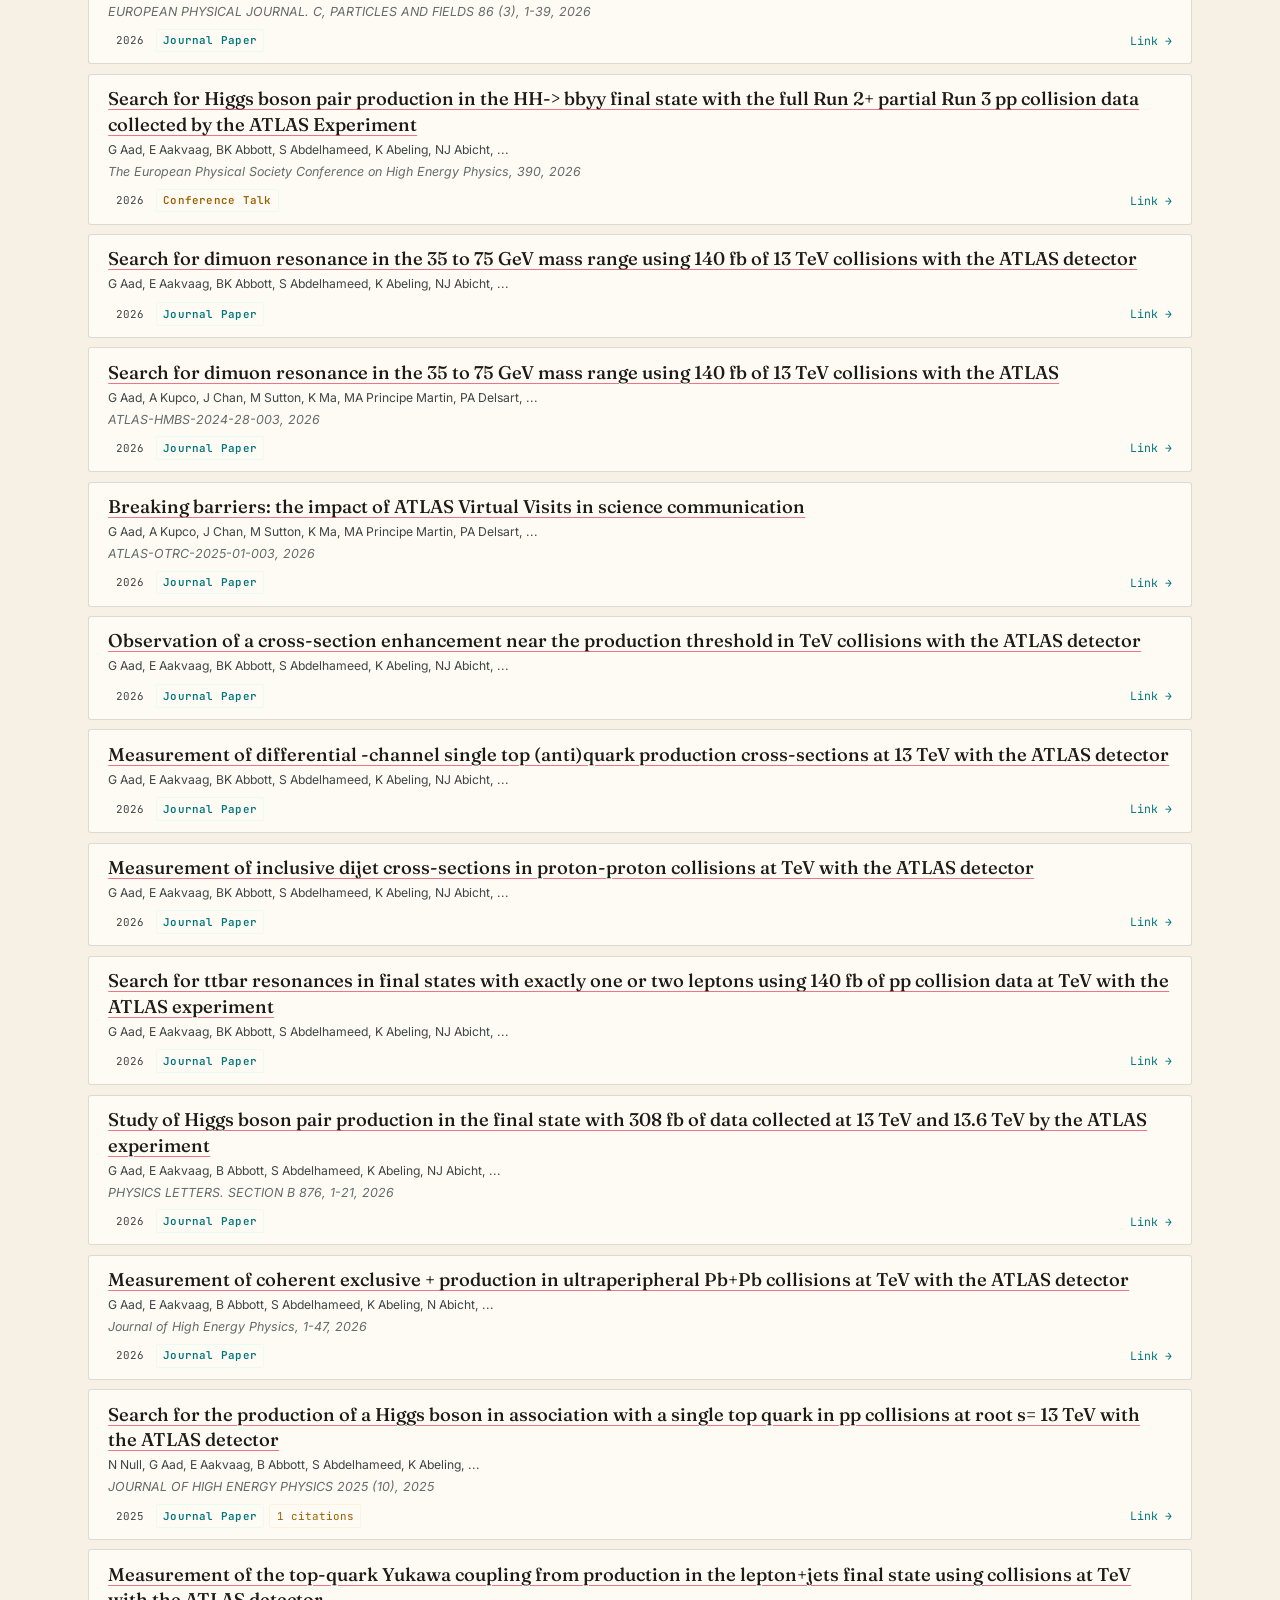
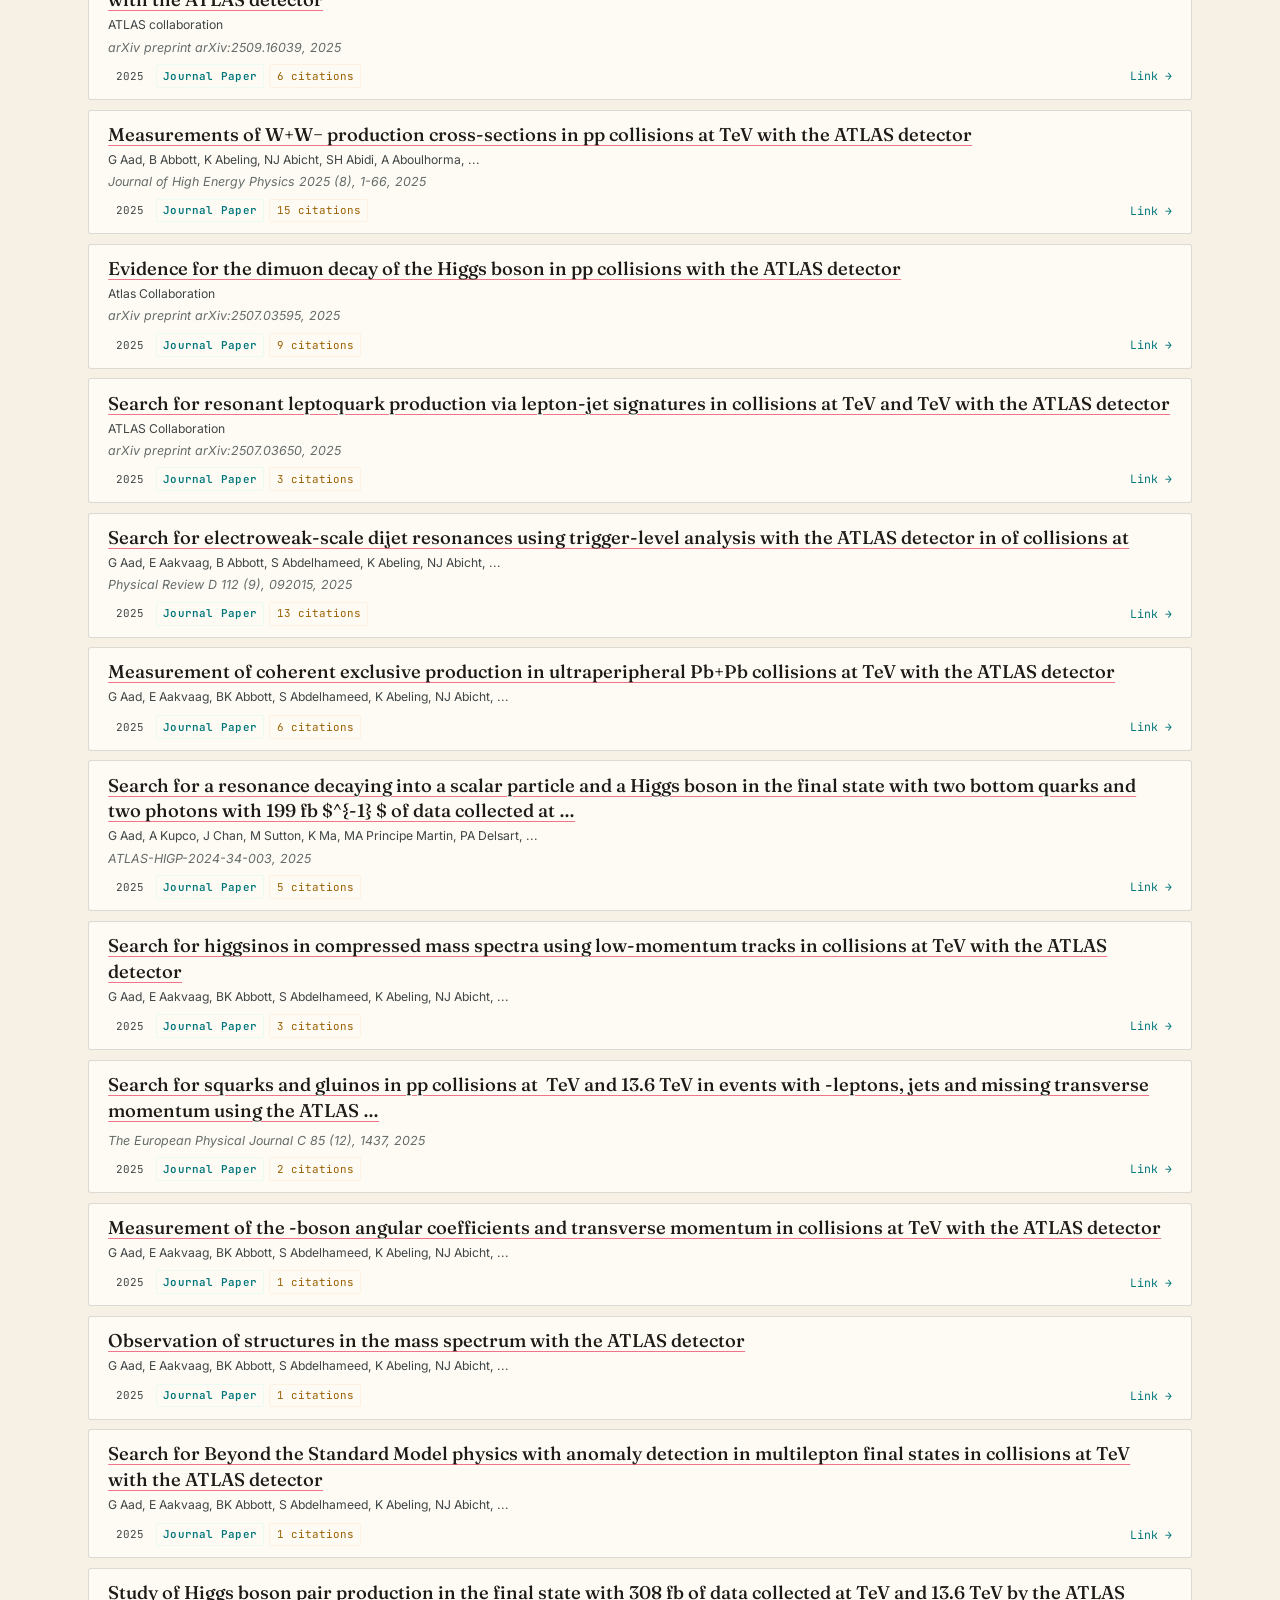
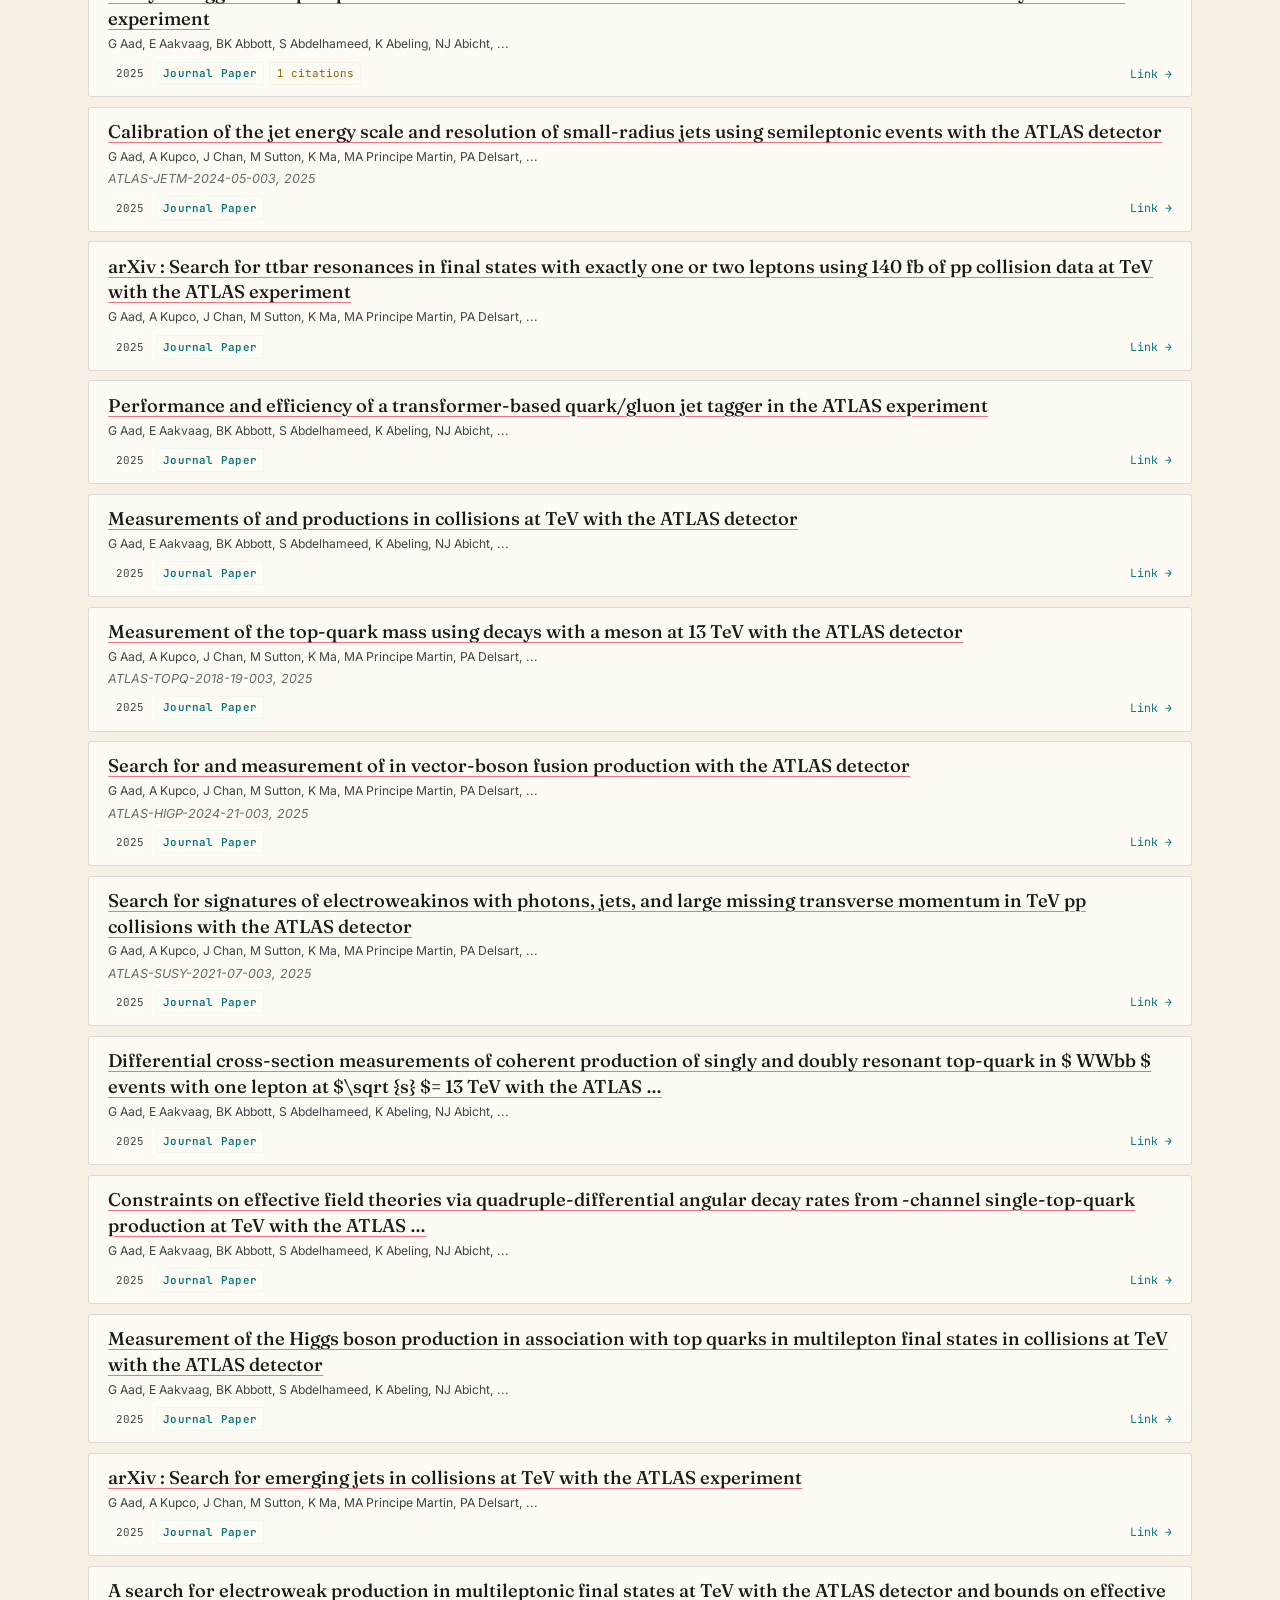
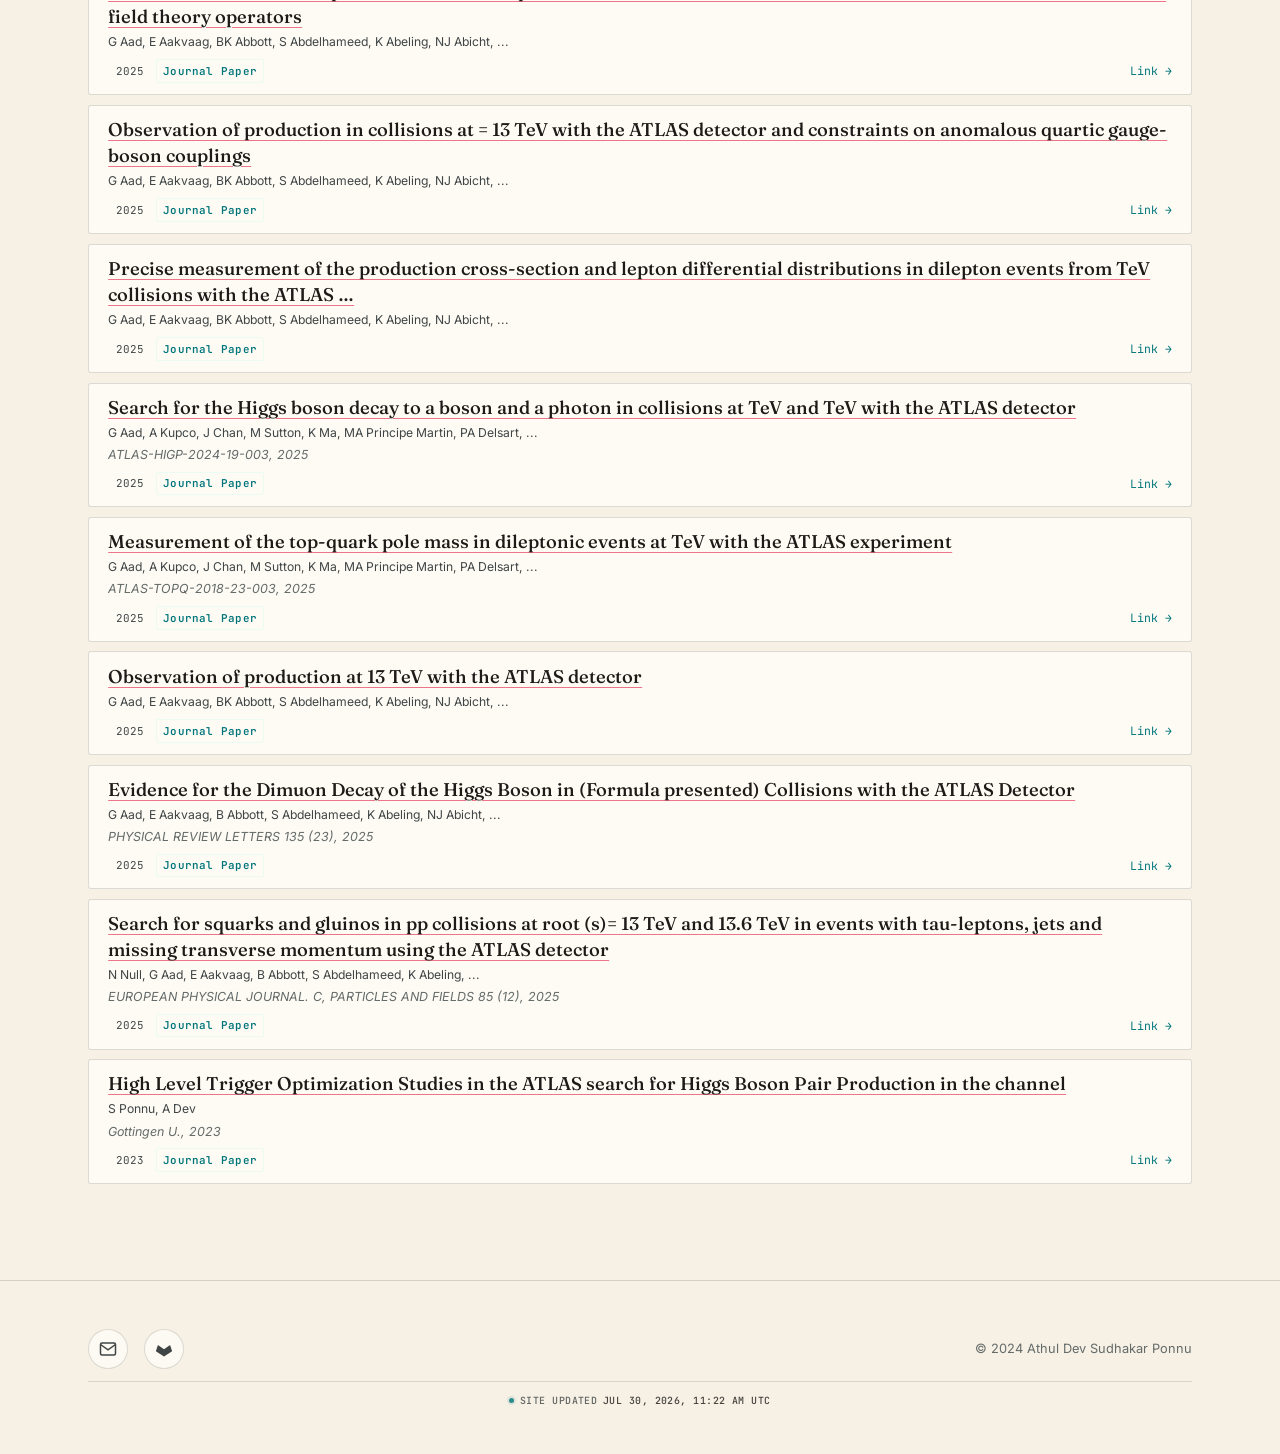
<file: publications.html>
<!DOCTYPE html>
<html lang="en">
<head>
    <meta charset="UTF-8">
    <meta name="viewport" content="width=device-width, initial-scale=1.0">
    <link rel="icon" type="image/png" href="assets/favicon.png">
    <title>Publications | Athul Dev Sudhakar Ponnu</title>
    <meta name="description" content="Research publications by Athul Dev Sudhakar Ponnu — ATLAS Collaboration papers, Higgs physics, dark matter searches, and machine learning in HEP.">
    <link rel="preconnect" href="https://fonts.googleapis.com">
    <link rel="preconnect" href="https://fonts.gstatic.com" crossorigin>
    <link href="https://fonts.googleapis.com/css2?family=Fraunces:opsz,wght@9..144,400;9..144,500;9..144,600;9..144,700&family=Inter:wght@300;400;500;600;700&family=JetBrains+Mono:wght@400;500&display=swap" rel="stylesheet">
    <link rel="stylesheet" href="style.css?v=20260721_12">
</head>
<body class="page-publications">

    <!-- Navigation -->
    <nav class="main-nav" id="main-nav">
        <div class="nav-brand"><a href="index.html" class="nav-logo">ADSP</a></div>
        <button class="nav-toggle" id="nav-toggle" aria-label="Toggle navigation" aria-expanded="false" aria-controls="nav-links"><span></span><span></span><span></span></button>
        <ul class="nav-links" id="nav-links">
            <li><a href="index.html">Home</a></li>
            <li><a href="experience.html">Experience &amp; Education</a></li>
            <li><a href="repositories.html">Repositories</a></li>
            <li><a href="publications.html" class="active">Publications</a></li>
            <li><a href="travel.html">Travel</a></li>
        </ul>
    </nav>

    <!-- Page Header -->
    <header class="page-header">
        <div class="section-container">
            <h1 class="section-title reveal-up">Publications</h1>
            <p class="page-subtitle reveal-up delay-1">
                Research papers and contributions fetched from Google Scholar.
            </p>
            <p class="data-freshness reveal-up delay-1" id="publications-last-fetch">Last fetched: waiting for data…</p>
        </div>
    </header>

    <!-- Publications Content -->
    <section class="publications-section">
        <div class="section-container">
            <!-- Stats -->
            <div class="pub-stats reveal-up">
                <div class="pub-stat">
                    <div class="pub-stat-value" id="stat-pubs">—</div>
                    <div class="pub-stat-label">Publications</div>
                </div>
                <div class="pub-stat">
                    <div class="pub-stat-value" id="stat-citations">—</div>
                    <div class="pub-stat-label">Citations</div>
                </div>
                <div class="pub-stat">
                    <div class="pub-stat-value" id="stat-hindex">—</div>
                    <div class="pub-stat-label">h-index</div>
                </div>
                <div class="pub-stat">
                    <div class="pub-stat-value" id="stat-i10">—</div>
                    <div class="pub-stat-label">i10-index</div>
                </div>
            </div>

            <div class="publication-tools reveal-up delay-1" aria-label="Publication sorting and filters">
                <div class="publication-tools-header">
                    <div class="publication-sort" role="group" aria-label="Order publications by">
                        <span class="publication-control-label">Order by</span>
                        <button class="publication-sort-button is-active" type="button" data-publication-sort="date" aria-pressed="true">Date</button>
                        <button class="publication-sort-button" type="button" data-publication-sort="citations" aria-pressed="false">Citations</button>
                    </div>
                    <button class="publication-reset" id="publication-reset" type="button">Clear filters</button>
                </div>
                <div class="publication-filters">
                    <label>
                        <span>Year</span>
                        <select id="publication-filter-year">
                            <option value="">All years</option>
                        </select>
                    </label>
                    <label>
                        <span>Month</span>
                        <select id="publication-filter-month">
                            <option value="">All months</option>
                        </select>
                    </label>
                    <label>
                        <span>Journal</span>
                        <select id="publication-filter-journal">
                            <option value="">All journals</option>
                        </select>
                    </label>
                    <label>
                        <span>Citations</span>
                        <select id="publication-filter-citations">
                            <option value="0">Any number</option>
                            <option value="1">1 or more</option>
                            <option value="5">5 or more</option>
                            <option value="10">10 or more</option>
                            <option value="25">25 or more</option>
                            <option value="50">50 or more</option>
                        </select>
                    </label>
                </div>
                <p class="publication-results-count" id="publication-results-count" role="status" aria-live="polite"></p>
            </div>

            <!-- Publication List -->
            <div class="pub-list reveal-up delay-2" id="pub-list">
                <!-- Publications populated by JS -->
            </div>
        </div>
    </section>

    <!-- Footer -->
    <footer class="site-footer">
        <div class="footer-content">
            <div class="footer-links">
                <a href="mailto:athul.dev.sudhakar.ponnu@cern.ch" aria-label="Email">
                    <svg width="18" height="18" viewBox="0 0 24 24" fill="none" stroke="currentColor" stroke-width="2"><path d="M4 4h16c1.1 0 2 .9 2 2v12c0 1.1-.9 2-2 2H4c-1.1 0-2-.9-2-2V6c0-1.1.9-2 2-2z"/><polyline points="22,6 12,13 2,6"/></svg>
                </a>
                <a href="https://gitlab.cern.ch/asudhaka" target="_blank" rel="noopener" aria-label="GitLab">
                    <svg width="18" height="18" viewBox="0 0 24 24" fill="currentColor"><path d="M22.65 14.39L20.3 7.24a.43.43 0 0 0-.15-.22a.42.42 0 0 0-.53 0L12 12.3L4.38 7a.42.42 0 0 0-.53 0a.43.43 0 0 0-.15.22L1.35 14.39a.85.85 0 0 0 .31 1L12 22l10.34-6.57a.85.85 0 0 0 .31-1.04z"/></svg>
                </a>
            </div>
            <p class="footer-text">© 2024 Athul Dev Sudhakar Ponnu</p>
        </div>
    </footer>

    <script src="https://cdn.jsdelivr.net/npm/gsap@3.13.0/dist/gsap.min.js"></script>
    <script src="grid-distortion.js?v=20260721_3"></script>
    <script src="nav.js?v=20260721_9"></script>
    <script src="publications.js?v=20260721_2"></script>
</body>
</html>
</file>
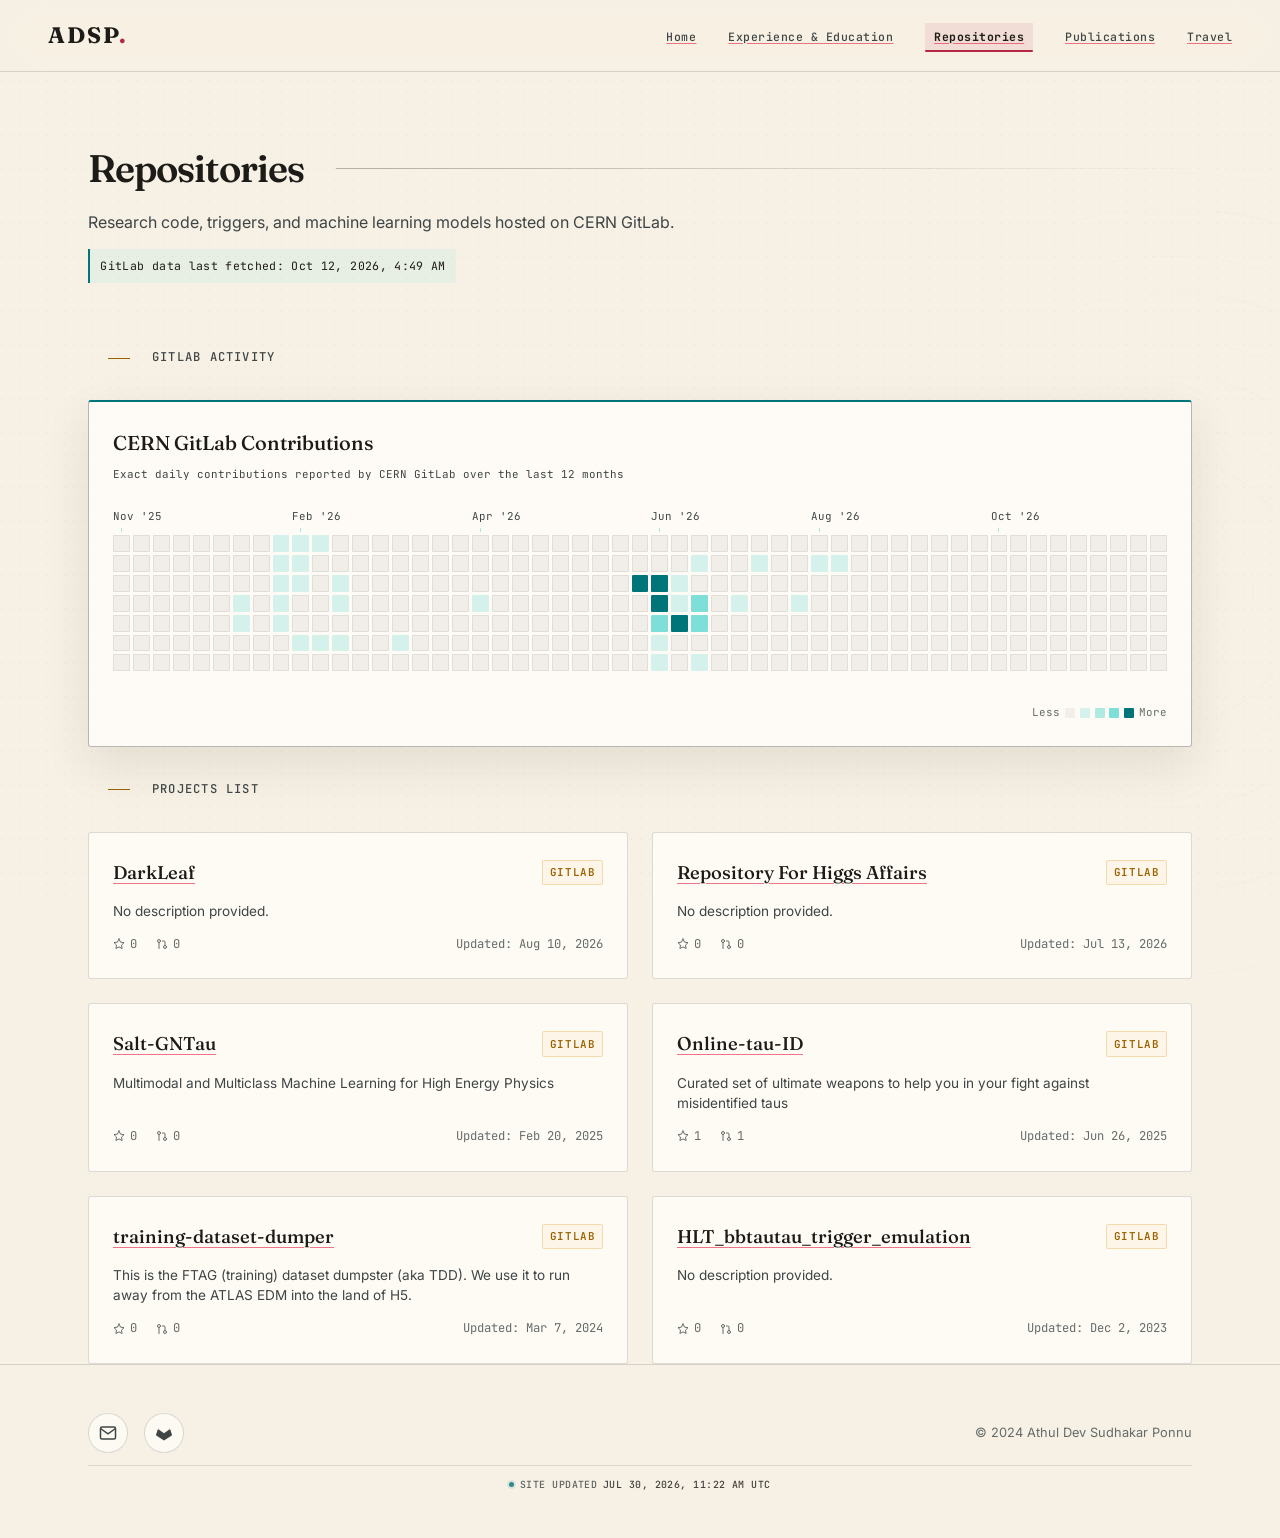
<file: repositories.html>
<!DOCTYPE html>
<html lang="en">
<head>
    <meta charset="UTF-8">
    <meta name="viewport" content="width=device-width, initial-scale=1.0">
    <link rel="icon" type="image/png" href="assets/favicon.png">
    <title>Repositories | Athul Dev Sudhakar Ponnu</title>
    <meta name="description" content="Research repositories and code developments of Athul Dev Sudhakar Ponnu on CERN GitLab.">
    <link rel="preconnect" href="https://fonts.googleapis.com">
    <link rel="preconnect" href="https://fonts.gstatic.com" crossorigin>
    <link href="https://fonts.googleapis.com/css2?family=Fraunces:opsz,wght@9..144,400;9..144,500;9..144,600;9..144,700&family=Inter:wght@300;400;500;600;700&family=JetBrains+Mono:wght@400;500&display=swap" rel="stylesheet">
    <link rel="stylesheet" href="style.css?v=20260721_12">
</head>
<body class="page-repositories">

    <!-- Navigation -->
    <nav class="main-nav" id="main-nav">
        <div class="nav-brand"><a href="index.html" class="nav-logo">ADSP</a></div>
        <button class="nav-toggle" id="nav-toggle" aria-label="Toggle navigation" aria-expanded="false" aria-controls="nav-links"><span></span><span></span><span></span></button>
        <ul class="nav-links" id="nav-links">
            <li><a href="index.html">Home</a></li>
            <li><a href="experience.html">Experience &amp; Education</a></li>
            <li><a href="repositories.html" class="active">Repositories</a></li>
            <li><a href="publications.html">Publications</a></li>
            <li><a href="travel.html">Travel</a></li>
        </ul>
    </nav>

    <!-- Page Header -->
    <header class="page-header">
        <div class="section-container">
            <h1 class="section-title reveal-up">Repositories</h1>
            <p class="page-subtitle reveal-up delay-1">
                Research code, triggers, and machine learning models hosted on CERN GitLab.
            </p>
            <p class="data-freshness reveal-up delay-1" id="gitlab-last-fetch">
                GitLab data last fetched: <time datetime="2026-07-20T23:39:43.621447Z">Jul 20, 2026 at 11:39 PM UTC</time>
            </p>
        </div>
    </header>

    <!-- Activity Calendar Section -->
    <section class="activity-section">
        <div class="section-container">
            <h2 class="timeline-label reveal-up">GitLab Activity</h2>
            <div class="activity-card reveal-up delay-1">
                <div class="activity-header">
                    <h3>CERN GitLab Contributions</h3>
                    <p class="activity-subtitle">Exact daily contributions reported by CERN GitLab over the last 12 months</p>
                </div>
                <div class="activity-grid-container">
                    <div class="activity-months" id="activity-months"></div>
                    <div class="activity-grid" id="activity-grid">
                        <!-- Populated by JS -->
                    </div>
                </div>
                <div class="activity-footer">
                    <div class="activity-legend">
                        <span>Less</span>
                        <span class="legend-cell level-0"></span>
                        <span class="legend-cell level-1"></span>
                        <span class="legend-cell level-2"></span>
                        <span class="legend-cell level-3"></span>
                        <span class="legend-cell level-4"></span>
                        <span>More</span>
                    </div>
                </div>
            </div>
        </div>
    </section>

    <!-- Projects List Section -->
    <section class="repositories-section">
        <div class="section-container">
            <h2 class="timeline-label reveal-up" style="margin-top: 2rem;">Projects List</h2>
            <div class="repos-grid" id="repos-grid">
                <!-- Populated by JS -->
            </div>
        </div>
    </section>

    <!-- Footer -->
    <footer class="site-footer">
        <div class="footer-content">
            <div class="footer-links">
                <a href="mailto:athul.dev.sudhakar.ponnu@cern.ch" aria-label="Email">
                    <svg width="18" height="18" viewBox="0 0 24 24" fill="none" stroke="currentColor" stroke-width="2"><path d="M4 4h16c1.1 0 2 .9 2 2v12c0 1.1-.9 2-2 2H4c-1.1 0-2-.9-2-2V6c0-1.1.9-2 2-2z"/><polyline points="22,6 12,13 2,6"/></svg>
                </a>
                <a href="https://gitlab.cern.ch/asudhaka" target="_blank" rel="noopener" aria-label="GitLab">
                    <svg width="18" height="18" viewBox="0 0 24 24" fill="currentColor"><path d="M22.65 14.39L20.3 7.24a.43.43 0 0 0-.15-.22a.42.42 0 0 0-.53 0L12 12.3L4.38 7a.42.42 0 0 0-.53 0a.43.43 0 0 0-.15.22L1.35 14.39a.85.85 0 0 0 .31 1L12 22l10.34-6.57a.85.85 0 0 0 .31-1.04z"/></svg>
                </a>
            </div>
            <p class="footer-text">© 2024 Athul Dev Sudhakar Ponnu</p>
        </div>
    </footer>

    <script src="https://cdn.jsdelivr.net/npm/gsap@3.13.0/dist/gsap.min.js"></script>
    <script src="grid-distortion.js?v=20260721_3"></script>
    <script src="nav.js?v=20260721_9"></script>
    <script src="data/gitlab_data.js?v=20260721_3"></script>
    <script src="repositories.js?v=20260721_4"></script>
</body>
</html>
</file>
<file: style.css>
/* ==========================================================================
   Athul Dev Sudhakar Ponnu — Personal Website
   Visual system: detector geometry, analysis-paper typography, track colours
   ========================================================================== */

/* ---------- CSS Custom Properties ---------- */
:root {
    /* Identity palette */
    --ink: #1d1b17;
    --ink-raised: #fffdf8;
    --ink-soft: #ebe4d8;
    --paper: #f6f0e5;
    --paper-muted: #3f4545;
    --paper-dim: #646b69;
    --track-amber: #9a6100;
    --track-cyan: #007579;
    --track-crimson: #b42645;
    --signal-violet: #5947c7;

    /* Semantic surfaces */
    --bg-deep: var(--paper);
    --bg-primary: var(--ink-raised);
    --bg-secondary: rgba(29, 27, 23, 0.035);
    --bg-card: rgba(255, 253, 248, 0.76);
    --bg-card-hover: rgba(255, 253, 248, 0.98);
    --text-primary: var(--ink);
    --text-secondary: var(--paper-muted);
    --text-muted: var(--paper-dim);
    --text-accent: var(--track-crimson);
    --border-color: rgba(29, 27, 23, 0.15);
    --border-strong: rgba(29, 27, 23, 0.3);
    --card-shadow: 0 18px 45px rgba(73, 59, 37, 0.1);

    /* Renderer aliases: protected JS emits these variable names. */
    --accent-aurora: var(--track-cyan);
    --accent-warm: var(--track-amber);
    --accent-sky: var(--track-crimson);

    /* Typography */
    --font-heading: 'Fraunces', Georgia, serif;
    --font-body: 'Inter', sans-serif;
    --font-mono: 'JetBrains Mono', monospace;

    /* Layout */
    --nav-height: 72px;
    --container-max: 1200px;
    --radius-sm: 8px;
    --radius-md: 12px;
    --radius-lg: 20px;
    --radius-xl: 28px;

    /* Transitions */
    --ease-out: cubic-bezier(0.16, 1, 0.3, 1);
    --ease-spring: cubic-bezier(0.34, 1.56, 0.64, 1);
}

/* ---------- Reset & Base ---------- */
*, *::before, *::after { box-sizing: border-box; margin: 0; padding: 0; }

html {
    scroll-behavior: smooth;
    font-size: 16px;
    -webkit-font-smoothing: antialiased;
    -moz-osx-font-smoothing: grayscale;
}

body {
    font-family: var(--font-body);
    background-color: var(--bg-deep);
    background-image:
        linear-gradient(rgba(0, 117, 121, 0.1) 1px, transparent 1px),
        linear-gradient(90deg, rgba(0, 117, 121, 0.1) 1px, transparent 1px),
        radial-gradient(circle at 20% 30%, rgba(62, 47, 28, 0.06) 0 0.65px, transparent 0.8px);
    background-size: 32px 32px, 32px 32px, 9px 11px;
    background-position: -1px -1px, -1px -1px, 0 0;
    background-attachment: fixed;
    color: var(--text-primary);
    line-height: 1.7;
    overflow-x: hidden;
    min-height: 100vh;
    isolation: isolate;
}

body.has-grid-distortion {
    background-image:
        radial-gradient(circle at 20% 30%, rgba(62, 47, 28, 0.06) 0 0.65px, transparent 0.8px);
    background-size: 9px 11px;
    background-position: 0 0;
}

.grid-distortion-canvas {
    position: fixed;
    inset: 0;
    z-index: 0;
    display: block;
    pointer-events: none;
}

body > nav,
body > header,
body > main,
body > section,
body > footer {
    position: relative;
    z-index: 1;
}

@media (hover: none), (pointer: coarse), (prefers-reduced-motion: reduce) {
    .grid-distortion-canvas { display: none; }
}

.page-academic::before,
.page-repositories::before {
    content: '';
    position: fixed;
    z-index: 0;
    width: min(70vw, 860px);
    aspect-ratio: 1;
    right: min(-25vw, -180px);
    top: 18vh;
    border-radius: 50%;
    pointer-events: none;
    opacity: 0.26;
    background:
        repeating-radial-gradient(circle,
            transparent 0 46px,
            rgba(63, 209, 201, 0.075) 47px 48px,
            transparent 49px 82px,
            rgba(232, 163, 61, 0.055) 83px 84px);
    -webkit-mask-image: linear-gradient(to left, #000, transparent 76%);
    mask-image: linear-gradient(to left, #000, transparent 76%);
}

a {
    color: var(--text-primary);
    text-decoration-color: rgba(230, 59, 92, 0.7);
    text-decoration-thickness: 1px;
    text-underline-offset: 0.2em;
    transition: color 180ms ease, text-decoration-color 180ms ease;
}
a:hover { color: var(--track-cyan); text-decoration-color: currentColor; }

:where(a, button, [tabindex]):focus-visible {
    outline: 2px solid var(--ink);
    outline-offset: 4px;
    box-shadow: 0 0 0 6px var(--track-crimson);
}

img { max-width: 100%; height: auto; }

::selection {
    background: rgba(63, 209, 201, 0.2);
    color: var(--ink);
}

/* ---------- Navigation ---------- */
.site-updated {
    display: flex;
    align-items: center;
    justify-content: center;
    flex: 0 0 100%;
    gap: 0.35rem;
    margin-top: 0.75rem;
    padding-top: 0.85rem;
    color: var(--text-secondary);
    border-top: 1px solid var(--border-color);
    font-family: var(--font-mono);
    font-size: 0.62rem;
    font-weight: 500;
    line-height: 1;
    letter-spacing: 0.045em;
    text-transform: uppercase;
    white-space: nowrap;
    opacity: 0.82;
}

.site-updated-mark {
    width: 5px;
    height: 5px;
    flex: 0 0 auto;
    border-radius: 50%;
    background: var(--track-cyan);
    box-shadow: 0 0 0 2px rgba(0, 117, 121, 0.12);
}

.site-updated time {
    color: var(--ink);
}

.main-nav {
    position: fixed;
    top: 0;
    left: 0;
    right: 0;
    height: var(--nav-height);
    z-index: 1000;
    display: flex;
    align-items: center;
    justify-content: space-between;
    padding: 0 clamp(1.5rem, 4vw, 3rem);
    background: rgba(246, 240, 229, 0.78);
    backdrop-filter: blur(20px) saturate(150%);
    -webkit-backdrop-filter: blur(20px) saturate(150%);
    border-bottom: 1px solid var(--border-color);
    transition: background 0.4s ease, box-shadow 0.4s ease;
}

.main-nav.scrolled {
    background: rgba(246, 240, 229, 0.95);
    box-shadow: 0 4px 24px rgba(73, 59, 37, 0.09);
}

.nav-brand .nav-logo {
    font-family: var(--font-heading);
    font-size: 1.4rem;
    font-weight: 700;
    letter-spacing: 2px;
    color: var(--ink);
    text-decoration: none;
}

.nav-brand .nav-logo::after {
    content: '.';
    color: var(--track-crimson);
}

.nav-links {
    list-style: none;
    display: flex;
    gap: 2rem;
}

.nav-links a {
    font-family: var(--font-mono);
    font-size: 0.72rem;
    font-weight: 500;
    letter-spacing: 0.5px;
    color: var(--text-secondary);
    position: relative;
    padding: 0.4rem 0;
    transition: color 0.3s ease;
}

.nav-links a::after {
    content: '';
    position: absolute;
    bottom: -2px;
    left: 0;
    width: 0;
    height: 2px;
    background: var(--track-crimson);
    border-radius: 1px;
    transition: width 0.4s var(--ease-out);
}

.nav-links a:hover,
.nav-links a.active {
    color: var(--text-primary);
}

.nav-links a.active {
    padding-inline: 0.55rem;
    font-weight: 700;
    background: rgba(180, 38, 69, 0.09);
}

.page-travel .nav-links a[href="travel.html"] {
    color: var(--paper);
    background: var(--track-cyan);
    text-decoration-color: transparent;
}

.nav-links a:hover::after,
.nav-links a.active::after {
    width: 100%;
}

.nav-toggle {
    display: none;
    flex-direction: column;
    gap: 5px;
    background: none;
    border: none;
    cursor: pointer;
    width: 44px;
    height: 44px;
    padding: 10px;
    align-items: center;
    justify-content: center;
    z-index: 1001;
}

.nav-toggle span {
    width: 24px;
    height: 2px;
    background: var(--text-primary);
    border-radius: 2px;
    transition: all 0.3s ease;
}

/* ---------- Hero Section ---------- */
.hero {
    position: relative;
    z-index: 1;
    min-height: 100vh;
    display: flex;
    flex-direction: column;
    justify-content: center;
    padding: calc(var(--nav-height) + 2rem) clamp(1.5rem, 4vw, 3rem) 2rem;
}

.hero-content {
    max-width: var(--container-max);
    margin: 0 auto;
    width: 100%;
    display: grid;
    grid-template-columns: 1.2fr 0.8fr;
    gap: 4rem;
    align-items: center;
}

.hero-greeting {
    font-family: var(--font-mono);
    font-size: 0.72rem;
    color: var(--track-cyan);
    letter-spacing: 0.14em;
    text-transform: uppercase;
    margin-bottom: 0.8rem;
}

.hero-name {
    font-family: var(--font-heading);
    font-size: clamp(2.5rem, 5.5vw, 4.5rem);
    font-weight: 600;
    line-height: 0.98;
    letter-spacing: -0.035em;
    margin-bottom: 1rem;
}

.hero-name .name-line {
    display: block;
}

.hero-name .accent {
    color: var(--track-crimson);
}

.hero-tagline {
    font-family: var(--font-mono);
    font-size: clamp(1.1rem, 2vw, 1.4rem);
    font-weight: 400;
    letter-spacing: -0.02em;
    color: var(--text-secondary);
    margin-bottom: 1.5rem;
}

.hero-description {
    font-size: 1rem;
    color: var(--text-secondary);
    max-width: 540px;
    margin-bottom: 2rem;
    line-height: 1.8;
}

.hero-description strong {
    color: var(--track-amber);
}

/* Badges */
.hero-badges {
    display: flex;
    flex-wrap: wrap;
    gap: 0.6rem;
    margin-bottom: 2rem;
}

.badge {
    display: inline-flex;
    align-items: center;
    gap: 0.55rem;
    padding: 0.42rem 0.72rem;
    font-family: var(--font-mono);
    font-size: 0.68rem;
    font-weight: 400;
    letter-spacing: 0.025em;
    border-radius: 2px;
    background: transparent;
    border: 1px solid var(--border-strong);
    color: var(--paper-muted);
}

.badge::before {
    content: '';
    width: 5px;
    height: 5px;
    border-radius: 50%;
    background: var(--track-cyan);
}

.badge:nth-child(2)::before { background: var(--track-amber); }
.badge:nth-child(3)::before { background: var(--track-crimson); }

/* CTA Buttons */
.hero-cta {
    display: flex;
    gap: 1rem;
    flex-wrap: wrap;
}

.btn {
    font-family: var(--font-mono);
    font-size: 0.74rem;
    font-weight: 600;
    letter-spacing: 0.3px;
    padding: 0.75rem 1.8rem;
    border-radius: 2px;
    cursor: pointer;
    transition: all 0.3s var(--ease-out);
    border: none;
    display: inline-flex;
    align-items: center;
    gap: 0.5rem;
}

.btn-primary {
    background: var(--track-crimson);
    color: var(--paper);
}

.btn-primary:hover {
    transform: translateY(-2px);
    box-shadow: 0 8px 30px rgba(230, 59, 92, 0.2);
    color: var(--paper);
}

.btn-secondary {
    background: transparent;
    color: var(--ink);
    border: 1px solid var(--border-strong);
}

.btn-secondary:hover {
    background: rgba(29, 27, 23, 0.055);
    transform: translateY(-2px);
    color: var(--ink);
}

/* Profile Visual */
.hero-visual {
    display: flex;
    justify-content: center;
    align-items: center;
    position: relative;
}

.profile-frame {
    position: relative;
    width: 280px;
    height: 280px;
}

.profile-img-wrapper {
    width: 100%;
    height: 100%;
    border-radius: 50%;
    overflow: hidden;
    background: var(--bg-secondary);
    position: relative;
}

.profile-img {
    width: 100%;
    height: 100%;
    object-fit: cover;
}

.profile-placeholder {
    display: none;
    width: 100%;
    height: 100%;
    background: linear-gradient(135deg, var(--bg-card) 0%, var(--bg-secondary) 100%);
    display: flex;
    align-items: center;
    justify-content: center;
    font-family: var(--font-heading);
    font-size: 5rem;
    font-weight: 700;
    color: var(--track-crimson);
}

.placeholder-active .profile-placeholder {
    display: flex;
}

.placeholder-active .profile-img {
    display: none;
}

/* Detector signature */
.detector-signature {
    position: relative;
    width: min(46vw, 560px);
    aspect-ratio: 1;
    display: grid;
    place-items: center;
    isolation: isolate;
    contain: layout paint;
}

.detector-diagram {
    position: absolute;
    inset: 0;
    width: 100%;
    height: 100%;
    overflow: visible;
}

.detector-grid line {
    stroke: rgba(29, 27, 23, 0.11);
    stroke-width: 1;
    stroke-dasharray: 3 9;
}

.detector-layer {
    fill: none;
    stroke-width: 3;
    stroke-linecap: round;
    stroke-dasharray: 0.76 0.06 0.1 0.08;
    opacity: 0.7;
    transform-origin: center;
}

.layer-tracker { stroke: var(--paper-muted); --detector-delay: 120ms; }
.layer-em { stroke: var(--track-cyan); --detector-delay: 200ms; transform: rotate(18deg); }
.layer-hadronic { stroke: var(--track-amber); --detector-delay: 280ms; transform: rotate(-10deg); }
.layer-muon { stroke: var(--track-crimson); --detector-delay: 360ms; transform: rotate(7deg); }

.track {
    fill: none;
    stroke-width: 2;
    stroke-linecap: round;
    stroke-dasharray: 1;
    stroke-dashoffset: 0;
}

.track-crimson { stroke: var(--track-crimson); --detector-delay: 480ms; }
.track-cyan { stroke: var(--track-cyan); --detector-delay: 580ms; }
.track-amber { stroke: var(--track-amber); --detector-delay: 680ms; }
.track-secondary { opacity: 0.58; --detector-delay: 760ms; }

.interaction-point {
    fill: var(--ink);
    opacity: 1;
    --detector-delay: 420ms;
}

.detector-signature .profile-frame {
    z-index: 2;
    width: clamp(172px, 20vw, 232px);
    height: clamp(172px, 20vw, 232px);
    padding: 7px;
    border: 1px solid rgba(243, 239, 230, 0.42);
    border-radius: 50%;
    background: var(--ink);
    box-shadow: 0 20px 55px rgba(73, 59, 37, 0.16);
}

@keyframes detector-layer-in {
    from { opacity: 0; transform: scale(0.94) rotate(var(--layer-rotation, 0deg)); }
    to { opacity: 0.7; }
}

@keyframes detector-track-draw {
    from { stroke-dashoffset: 1; }
    to { stroke-dashoffset: 0; }
}

@keyframes interaction-point-in {
    from { opacity: 0; }
    to { opacity: 1; }
}

@media (prefers-reduced-motion: no-preference) {
    .detector-layer {
        animation: detector-layer-in 900ms var(--ease-out) var(--detector-delay, 0ms) both;
    }

    .track {
        animation: detector-track-draw 1050ms var(--ease-out) var(--detector-delay, 0ms) both;
    }

    .interaction-point {
        animation: interaction-point-in 280ms ease-out var(--detector-delay, 0ms) both;
    }
}

/* Scroll indicator */
.scroll-indicator {
    position: absolute;
    bottom: 2rem;
    left: 50%;
    transform: translateX(-50%);
    display: flex;
    flex-direction: column;
    align-items: center;
    gap: 0.5rem;
    font-size: 0.75rem;
    color: var(--text-muted);
    font-family: var(--font-mono);
    letter-spacing: 1px;
}

.scroll-arrow {
    transform: translateY(2px);
}

/* ---------- Sections (Shared) ---------- */
.section-container {
    max-width: var(--container-max);
    margin: 0 auto;
    padding: 0 clamp(1.5rem, 4vw, 3rem);
}

.about-section,
.quicklinks-section {
    position: relative;
    z-index: 1;
    padding: 6rem 0;
}

.section-title {
    font-family: var(--font-heading);
    font-size: clamp(1.8rem, 3vw, 2.5rem);
    font-weight: 600;
    letter-spacing: -0.025em;
    margin-bottom: 3rem;
    display: flex;
    align-items: center;
    gap: 1rem;
}

.section-title::after {
    content: '';
    flex: 1;
    height: 1px;
    background: linear-gradient(to right, var(--border-strong), transparent);
    margin-left: 1rem;
}

/* ---------- About Grid ---------- */
.about-grid {
    display: grid;
    grid-template-columns: 1.2fr 0.8fr;
    gap: 3rem;
    margin-bottom: 4rem;
}

.about-text p {
    color: var(--text-secondary);
    margin-bottom: 1.2rem;
    line-height: 1.9;
}

.about-text strong {
    color: var(--text-primary);
}

.about-cards {
    display: flex;
    flex-direction: column;
    gap: 1.5rem;
}

.info-card {
    background: var(--bg-card);
    border: 1px solid var(--border-color);
    border-radius: 3px;
    padding: 1.5rem;
    backdrop-filter: none;
    transition: all 0.4s var(--ease-out);
}

.info-card:hover {
    background: var(--bg-card-hover);
    border-color: var(--border-strong);
    transform: translateY(-4px);
    box-shadow: var(--card-shadow);
}

.info-card-icon {
    width: 44px;
    height: 44px;
    border-radius: var(--radius-sm);
    background: rgba(63, 209, 201, 0.08);
    display: flex;
    align-items: center;
    justify-content: center;
    margin-bottom: 1rem;
    color: var(--track-cyan);
}

.info-card h3 {
    font-family: var(--font-heading);
    font-size: 1.05rem;
    font-weight: 600;
    margin-bottom: 0.8rem;
}

.interest-tags {
    list-style: none;
    display: flex;
    flex-wrap: wrap;
    gap: 0.5rem;
}

.interest-tags li {
    font-size: 0.78rem;
    padding: 0.3rem 0.7rem;
    border-radius: 100px;
    background: rgba(63, 209, 201, 0.06);
    border: 1px solid rgba(63, 209, 201, 0.1);
    color: var(--track-cyan);
}

.contact-info a {
    font-size: 0.88rem;
    word-break: break-all;
}

.contact-location {
    font-size: 0.82rem;
    color: var(--text-muted);
    margin-top: 0.3rem;
}

/* ---------- Skills ---------- */
.subsection-title {
    font-family: var(--font-heading);
    font-size: 1.3rem;
    font-weight: 600;
    margin-bottom: 1.5rem;
    color: var(--text-primary);
}

.skills-grid {
    display: grid;
    grid-template-columns: repeat(auto-fit, minmax(200px, 1fr));
    gap: 2rem;
}

.skill-group h4 {
    font-family: var(--font-mono);
    font-size: 0.78rem;
    color: var(--track-cyan);
    letter-spacing: 1px;
    text-transform: uppercase;
    margin-bottom: 0.8rem;
}

.skill-pills {
    display: flex;
    flex-wrap: wrap;
    gap: 0.5rem;
}

.skill-pill {
    font-size: 0.82rem;
    padding: 0.35rem 0.8rem;
    border-radius: 100px;
    background: var(--bg-card);
    border: 1px solid var(--border-color);
    color: var(--text-secondary);
    transition: all 0.3s ease;
}

.skill-pill:hover {
    border-color: var(--border-strong);
    color: var(--text-primary);
    background: var(--bg-card-hover);
}

/* ---------- Quick Links ---------- */
.quicklinks-grid {
    display: grid;
    grid-template-columns: repeat(4, 1fr);
    gap: 1.5rem;
}

.quicklink-card {
    background: var(--bg-card);
    border: 1px solid var(--border-color);
    border-radius: 3px;
    padding: 2rem;
    display: flex;
    flex-direction: column;
    gap: 0.8rem;
    transition: all 0.4s var(--ease-out);
    position: relative;
    overflow: hidden;
}

.quicklink-card::before {
    content: '';
    position: absolute;
    top: 0;
    left: 0;
    right: 0;
    height: 3px;
    background: var(--track-crimson);
    transform: scaleX(0);
    transform-origin: left;
    transition: transform 0.4s var(--ease-out);
}

.quicklink-card:nth-child(2n)::before { background: var(--track-cyan); }
.quicklink-card:nth-child(3n)::before { background: var(--track-amber); }

.quicklink-card:hover {
    background: var(--bg-card-hover);
    border-color: var(--border-strong);
    transform: translateY(-6px);
    box-shadow: var(--card-shadow);
    color: var(--text-primary);
}

.quicklink-card:hover::before {
    transform: scaleX(1);
}

.quicklink-icon {
    color: var(--track-cyan);
    margin-bottom: 0.5rem;
}

.quicklink-card h3 {
    font-family: var(--font-heading);
    font-size: 1.2rem;
    font-weight: 600;
    color: var(--text-primary);
}

.quicklink-card p {
    font-size: 0.88rem;
    color: var(--text-secondary);
    line-height: 1.6;
    flex: 1;
}

.quicklink-arrow {
    font-size: 1.2rem;
    color: var(--track-cyan);
    transition: transform 0.3s ease;
}

.quicklink-card:hover .quicklink-arrow {
    transform: translateX(6px);
}

/* ---------- Footer ---------- */
.site-footer {
    position: relative;
    z-index: 1;
    padding: 3rem 0;
    border-top: 1px solid var(--border-color);
}

.footer-content {
    max-width: var(--container-max);
    margin: 0 auto;
    padding: 0 clamp(1.5rem, 4vw, 3rem);
    display: flex;
    flex-wrap: wrap;
    justify-content: space-between;
    align-items: center;
}

.footer-links {
    display: flex;
    gap: 1rem;
}

.footer-links a {
    display: flex;
    align-items: center;
    justify-content: center;
    width: 40px;
    height: 40px;
    border-radius: 50%;
    background: var(--bg-card);
    border: 1px solid var(--border-color);
    color: var(--text-secondary);
    transition: all 0.3s ease;
}

.footer-links a:hover {
    color: var(--track-cyan);
    border-color: var(--border-strong);
    transform: translateY(-2px);
}

.footer-text {
    font-size: 0.8rem;
    color: var(--text-muted);
}

/* ---------- Scroll Reveal Animation ---------- */
.reveal-up {
    opacity: 0;
    transform: translateY(18px);
    transition: opacity 520ms var(--ease-out), transform 520ms var(--ease-out);
    will-change: opacity, transform;
}

.reveal-up.revealed {
    opacity: 1;
    transform: translateY(0);
    will-change: auto;
}

.delay-1 { transition-delay: 70ms; }
.delay-2 { transition-delay: 140ms; }
.delay-3 { transition-delay: 210ms; }
.delay-4 { transition-delay: 280ms; }
.delay-5 { transition-delay: 350ms; }

/* ---------- Page Header (for sub-pages) ---------- */
.page-header {
    position: relative;
    z-index: 1;
    padding: calc(var(--nav-height) + 4rem) 0 3rem;
}

.page-header .section-title {
    margin-bottom: 0.5rem;
}

.page-subtitle {
    font-size: 1rem;
    color: var(--text-secondary);
    max-width: 600px;
}

/* ======================================================================
   ACADEMIC PAGE
   ====================================================================== */

.timeline-section {
    position: relative;
    z-index: 1;
    padding: 3rem 0 6rem;
}

.timeline {
    position: relative;
    max-width: 940px;
}

.timeline::before {
    content: '';
    position: absolute;
    left: 24px;
    top: 0;
    bottom: 0;
    width: 1px;
    background: linear-gradient(to bottom, var(--track-cyan), var(--track-amber) 72%, transparent);
}

.timeline-item {
    position: relative;
    padding-left: 64px;
    margin-bottom: 3rem;
}

.timeline-dot {
    position: absolute;
    left: 18px;
    top: 9px;
    width: 13px;
    height: 13px;
    border-radius: 50%;
    background: var(--bg-deep);
    border: 2px solid var(--track-cyan);
    z-index: 2;
    transition: background-color 180ms ease, border-color 180ms ease;
    box-shadow: none;
}

.timeline-item:hover .timeline-dot {
    background: var(--track-cyan);
}

.timeline-item:nth-child(even) .timeline-dot {
    border-color: var(--track-amber);
    box-shadow: none;
}

.timeline-item:nth-child(even):hover .timeline-dot {
    background: var(--track-amber);
    box-shadow: none;
}

.timeline-card {
    position: relative;
    overflow: hidden;
    background: rgba(255, 253, 248, 0.82);
    border: 1px solid var(--border-color);
    border-radius: 3px;
    padding: 1.7rem 1.8rem 1.8rem;
    transition: background-color 200ms ease, border-color 200ms ease, transform 200ms var(--ease-out);
}

.timeline-card::after {
    content: '';
    position: absolute;
    left: 0;
    right: 100%;
    bottom: 0;
    height: 2px;
    background: var(--track-cyan);
    transition: right 260ms var(--ease-out);
}

.timeline-item:nth-child(even) .timeline-card::after { background: var(--track-amber); }

.timeline-card:hover {
    background: var(--bg-card-hover);
    border-color: var(--border-strong);
    transform: translateX(4px);
    box-shadow: var(--card-shadow);
}

.timeline-card:hover::after { right: 0; }

.accordion-instruction {
    max-width: 680px;
    margin: -0.8rem 0 1.6rem 64px;
    color: var(--text-muted);
    font-family: var(--font-mono);
    font-size: 0.7rem;
    letter-spacing: 0.03em;
}

.timeline-card.is-collapsible {
    cursor: pointer;
    padding-right: 1.8rem;
}

.timeline-card.is-collapsible .timeline-details {
    margin-top: 1rem;
    padding-top: 1rem;
    padding-right: 1.5rem;
    border-top: 1px dashed var(--border-color);
}

.timeline-card-disclosure {
    width: 100%;
    display: flex;
    align-items: center;
    justify-content: flex-end;
    gap: 0.35rem;
    margin-top: 0.9rem;
    color: var(--track-cyan);
    background: transparent;
    border: 0;
    cursor: pointer;
    font-family: var(--font-mono);
    font-size: 0.65rem;
    letter-spacing: 0.04em;
    text-transform: uppercase;
}

.timeline-card-disclosure:focus-visible {
    outline: 2px solid var(--track-cyan);
    outline-offset: 4px;
}

.timeline-card-disclosure svg {
    transition: transform 180ms var(--ease-out);
}

.timeline-card.is-open .timeline-card-disclosure svg {
    transform: rotate(180deg);
}

.timeline-meta {
    display: flex;
    justify-content: space-between;
    align-items: flex-start;
    flex-wrap: wrap;
    gap: 0.5rem;
    margin-bottom: 0.5rem;
}

.timeline-date {
    font-family: var(--font-mono);
    font-size: 0.78rem;
    color: var(--track-cyan);
    padding: 0;
    border-radius: 0;
    background: transparent;
    border: 0;
}

.timeline-location {
    font-size: 0.82rem;
    color: var(--text-muted);
}

.timeline-card h3 {
    font-family: var(--font-heading);
    font-size: 1.28rem;
    font-weight: 500;
    margin-bottom: 0.3rem;
}

.timeline-card .role {
    font-size: 0.92rem;
    color: var(--text-secondary);
    margin-bottom: 0.8rem;
}

.timeline-card .supervisor {
    font-size: 0.82rem;
    color: var(--track-amber);
    margin-bottom: 0.8rem;
    font-style: italic;
}

.timeline-details {
    list-style: none;
}

.timeline-details li {
    position: relative;
    padding-left: 1.2rem;
    font-size: 0.88rem;
    color: var(--text-secondary);
    margin-bottom: 0.5rem;
    line-height: 1.7;
}

.timeline-details li::before {
    content: '—';
    position: absolute;
    left: 0;
    color: var(--track-cyan);
}

.timeline-item:first-child .timeline-details li:first-child::before {
    color: var(--signal-violet);
}

/* Section divider label */
.timeline-label {
    font-family: var(--font-mono);
    font-size: 0.76rem;
    font-weight: 500;
    letter-spacing: 0.1em;
    text-transform: uppercase;
    color: var(--paper-muted);
    margin-bottom: 2rem;
    margin-top: 1rem;
    padding-left: 64px;
    position: relative;
}

.timeline-label::before {
    content: '';
    position: absolute;
    left: 20px;
    top: 50%;
    width: 22px;
    height: 1px;
    background: var(--track-amber);
}

/* ---------- Interactive work experience ---------- */
.experience-switcher {
    display: grid;
    gap: 1rem;
    max-width: 980px;
}

.experience-tabs-ready {
    grid-template-columns: minmax(190px, 0.72fr) minmax(0, 2fr);
    align-items: start;
    gap: clamp(1.25rem, 4vw, 3.5rem);
}

.experience-tablist {
    display: grid;
    gap: 0.55rem;
    position: relative;
}

.experience-tablist::before {
    content: '';
    position: absolute;
    top: 0.4rem;
    bottom: 0.4rem;
    left: -1rem;
    width: 1px;
    background: linear-gradient(to bottom, var(--track-cyan), rgba(81, 199, 207, 0.08));
}

.experience-tab {
    width: 100%;
    min-height: 64px;
    display: grid;
    grid-template-columns: 34px 1fr 16px;
    align-items: center;
    gap: 0.75rem;
    padding: 0.7rem 0.75rem;
    color: var(--text-muted);
    text-align: left;
    background: transparent;
    border: 1px solid transparent;
    border-radius: 3px;
    cursor: pointer;
    transition: color 180ms ease, background-color 180ms ease, border-color 180ms ease, transform 180ms var(--ease-out);
}

.experience-tab:hover {
    color: var(--ink);
    background: rgba(29, 27, 23, 0.04);
    transform: translateX(3px);
}

.experience-tab:focus-visible {
    outline: 2px solid var(--track-cyan);
    outline-offset: 3px;
}

.experience-tab.is-active {
    color: var(--ink);
    background: rgba(81, 199, 207, 0.08);
    border-color: rgba(81, 199, 207, 0.24);
}

.experience-tab-mark {
    width: 34px;
    height: 34px;
    display: grid;
    place-items: center;
    border-radius: 50%;
    font-family: var(--font-mono);
    font-size: 0.62rem;
    font-weight: 500;
    letter-spacing: 0.04em;
    color: var(--track-cyan);
    background: var(--bg-deep);
    border: 1px solid var(--border-strong);
    transition: color 180ms ease, border-color 180ms ease, background-color 180ms ease;
}

.experience-tab-mark svg,
.recognition-icon svg {
    width: 20px;
    height: 20px;
    fill: none;
    stroke: currentColor;
    stroke-width: 1.65;
    stroke-linecap: round;
    stroke-linejoin: round;
}

.experience-tab.is-active .experience-tab-mark {
    color: var(--bg-deep);
    background: var(--track-cyan);
    border-color: var(--track-cyan);
}

.experience-tab strong,
.experience-tab small {
    display: block;
}

.experience-tab strong {
    font-family: var(--font-heading);
    font-size: 0.98rem;
    font-weight: 500;
    color: inherit;
}

.experience-tab small {
    margin-top: 0.1rem;
    font-family: var(--font-mono);
    font-size: 0.62rem;
    letter-spacing: 0.04em;
    color: var(--text-muted);
}

.experience-tab-arrow {
    opacity: 0.55;
    transform: translateX(-4px);
    transition: opacity 180ms ease, transform 180ms var(--ease-out);
}

.experience-tab.is-active .experience-tab-arrow {
    opacity: 1;
    transform: translateX(0) rotate(90deg);
}

.experience-panels {
    min-width: 0;
}

.experience-panel {
    position: relative;
    overflow: hidden;
    min-height: 360px;
    padding: clamp(1.4rem, 3vw, 2.3rem);
    background: rgba(255, 253, 248, 0.84);
    border: 1px solid var(--border-color);
    border-radius: 3px;
    box-shadow: var(--card-shadow);
}

.experience-panel + .experience-panel {
    margin-top: 1rem;
}

.experience-panel::before {
    content: '';
    position: absolute;
    inset: 0 auto 0 0;
    width: 2px;
    background: linear-gradient(to bottom, var(--track-cyan), var(--signal-violet));
}

.experience-panel[hidden] {
    display: none;
}

.experience-panel-kicker {
    margin: 1.5rem 0 0.45rem;
    font-family: var(--font-mono);
    font-size: 0.68rem;
    letter-spacing: 0.1em;
    text-transform: uppercase;
    color: var(--track-amber);
}

.experience-panel h2 {
    margin-bottom: 0.25rem;
    font-family: var(--font-heading);
    font-size: clamp(1.6rem, 3vw, 2.2rem);
    font-weight: 500;
    line-height: 1.12;
}

.experience-panel .role {
    margin-bottom: 1.35rem;
    color: var(--text-secondary);
    font-size: 0.92rem;
}

.experience-panel .timeline-details {
    max-width: 650px;
}

.experience-panel .supervisor {
    margin: -0.8rem 0 1.25rem;
    color: var(--track-amber);
    font-size: 0.82rem;
    font-style: italic;
}

.profile-subsection {
    margin-top: clamp(4.5rem, 9vw, 7rem);
    scroll-margin-top: calc(var(--nav-height) + 1.5rem);
}

.compact-panel { min-height: 280px; }

.recognition-card {
    max-width: 980px;
    display: grid;
    grid-template-columns: 52px 1fr;
    gap: 1rem;
    padding: 1.5rem;
    background: rgba(255, 253, 248, 0.88);
    border: 1px solid var(--border-color);
    border-top: 2px solid var(--track-amber);
    box-shadow: var(--card-shadow);
}

.recognition-icon {
    width: 46px;
    height: 46px;
    display: grid;
    place-items: center;
    color: var(--track-amber);
    border: 1px solid currentColor;
    border-radius: 50%;
}

.recognition-card h3 {
    margin: 0.25rem 0 0.35rem;
    font-family: var(--font-heading);
    font-size: 1.25rem;
    font-weight: 500;
}

.recognition-card p {
    color: var(--text-secondary);
    font-size: 0.9rem;
}

/* ======================================================================
   PUBLICATIONS PAGE
   ====================================================================== */

.publications-section {
    position: relative;
    z-index: 1;
    padding: 3rem 0 6rem;
}

.pub-stats {
    display: flex;
    gap: 2rem;
    margin-bottom: 3rem;
    flex-wrap: wrap;
}

.pub-stat {
    background: var(--bg-card);
    border: 1px solid var(--border-color);
    border-radius: var(--radius-md);
    padding: 1.2rem 1.8rem;
    text-align: center;
    backdrop-filter: blur(12px);
}

.pub-stat-value {
    font-family: var(--font-heading);
    font-size: 2rem;
    font-weight: 700;
    color: var(--paper);
}

.pub-stat-label {
    font-size: 0.78rem;
    color: var(--text-muted);
    text-transform: uppercase;
    letter-spacing: 1px;
    margin-top: 0.2rem;
}

.pub-note {
    font-size: 0.85rem;
    color: var(--text-muted);
    margin-bottom: 2rem;
    padding: 1rem 1.5rem;
    background: rgba(63, 209, 201, 0.03);
    border: 1px solid var(--border-color);
    border-radius: var(--radius-md);
    border-left: 3px solid var(--track-cyan);
}

.publication-tools {
    margin-bottom: 1.5rem;
    padding: 1rem;
    background: rgba(255, 253, 248, 0.9);
    border: 1px solid var(--border-strong);
    border-top: 2px solid var(--track-cyan);
    border-radius: 3px;
    box-shadow: var(--card-shadow);
}

.publication-tools-header,
.publication-sort {
    display: flex;
    align-items: center;
    gap: 0.5rem;
}

.publication-tools-header {
    justify-content: space-between;
    margin-bottom: 0.9rem;
}

.publication-control-label,
.publication-filters label > span {
    color: var(--paper-dim);
    font-family: var(--font-mono);
    font-size: 0.68rem;
    font-weight: 600;
    letter-spacing: 0.07em;
    text-transform: uppercase;
}

.publication-sort-button,
.publication-reset,
.publication-filters select {
    min-height: 44px;
    border: 1px solid var(--border-strong);
    border-radius: 2px;
    background: var(--ink-raised);
    color: var(--ink);
    font: 600 0.75rem var(--font-mono);
}

.publication-sort-button,
.publication-reset {
    padding: 0.65rem 1rem;
    cursor: pointer;
}

.publication-sort-button:hover,
.publication-sort-button.is-active {
    border-color: var(--track-cyan);
    background: var(--track-cyan);
    color: var(--paper);
}

.publication-reset {
    color: var(--track-crimson);
    border-color: currentColor;
}

.publication-reset:hover {
    background: var(--track-crimson);
    color: var(--paper);
}

.publication-filters {
    display: grid;
    grid-template-columns: repeat(4, minmax(0, 1fr));
    gap: 0.75rem;
}

.publication-filters label {
    display: grid;
    gap: 0.35rem;
}

.publication-filters select {
    width: 100%;
    padding: 0.55rem 2rem 0.55rem 0.65rem;
    cursor: pointer;
}

.publication-results-count {
    margin-top: 0.8rem;
    color: var(--paper-muted);
    font: 0.72rem var(--font-mono);
}

.publication-empty {
    padding: 2rem;
    color: var(--paper-muted);
    border: 1px dashed var(--border-strong);
    text-align: center;
    font: 0.82rem var(--font-mono);
}

.pub-list {
    display: flex;
    flex-direction: column;
    gap: 0.6rem;
}

.pub-card {
    background: var(--bg-card);
    border: 1px solid var(--border-color);
    border-radius: var(--radius-md);
    padding: 0.7rem 1.2rem;
    backdrop-filter: blur(12px);
    transition: all 0.4s var(--ease-out);
}

.pub-card:hover {
    background: var(--bg-card-hover);
    border-color: var(--border-strong);
    transform: translateX(4px);
}

.pub-card h3 {
    font-family: var(--font-heading);
    font-size: 0.92rem;
    font-weight: 600;
    margin-bottom: 0.2rem;
    line-height: 1.4;
}

.pub-card h3 a {
    color: var(--text-primary);
    transition: color 0.3s ease;
}

.pub-card h3 a:hover {
    color: var(--track-cyan);
}

.pub-authors {
    font-size: 0.76rem;
    color: var(--text-muted);
    margin-bottom: 0.2rem;
    line-height: 1.4;
    white-space: nowrap;
    overflow: hidden;
    text-overflow: ellipsis;
}

.pub-venue {
    font-size: 0.78rem;
    color: var(--track-crimson);
    font-style: italic;
    margin-bottom: 0.2rem;
    white-space: nowrap;
    overflow: hidden;
    text-overflow: ellipsis;
}

.pub-meta {
    display: flex;
    gap: 1rem;
    align-items: center;
    flex-wrap: wrap;
}

.pub-year {
    font-family: var(--font-mono);
    font-size: 0.75rem;
    color: var(--track-cyan);
    padding: 0.2rem 0.6rem;
    border-radius: 100px;
    background: rgba(63, 209, 201, 0.06);
    border: 1px solid rgba(63, 209, 201, 0.12);
}

.pub-citations {
    font-size: 0.78rem;
    color: var(--text-muted);
}

.pub-link {
    font-size: 0.78rem;
    color: var(--track-cyan);
    text-decoration: none;
    display: inline-flex;
    align-items: center;
    gap: 0.3rem;
}

.pub-link:hover { color: var(--track-amber); }

.pub-loading {
    text-align: center;
    padding: 3rem;
    color: var(--text-muted);
}

.pub-loading .spinner {
    width: 32px;
    height: 32px;
    border: 3px solid var(--border-color);
    border-top-color: var(--track-cyan);
    border-radius: 50%;
    animation: spin 0.8s linear infinite;
    margin: 0 auto 1rem;
}

@keyframes spin { to { transform: rotate(360deg); } }

/* ======================================================================
   TRAVEL PAGE
   ====================================================================== */

.travel-section {
    position: relative;
    z-index: 1;
    padding: 3rem 0 4rem;
}

.globe-container {
    width: 100%;
    height: 65vh;
    min-height: 450px;
    border-radius: var(--radius-xl);
    overflow: hidden;
    background: radial-gradient(ellipse at center, rgba(22, 32, 65, 0.8), var(--bg-deep));
    border: 1px solid var(--border-color);
    position: relative;
    margin-bottom: 2rem;
}

#globe-canvas {
    width: 100%;
    height: 100%;
    touch-action: none;
    -webkit-user-select: none;
    user-select: none;
}

.globe-controls {
    position: absolute;
    bottom: 1rem;
    left: 50%;
    translate: -50% 0;
    display: flex;
    gap: 0.5rem;
    z-index: 10;
}

.globe-controls button {
    font-family: var(--font-heading);
    font-size: 0.75rem;
    padding: 0.4rem 1rem;
    border-radius: 100px;
    background: rgba(10, 14, 26, 0.8);
    border: 1px solid var(--border-color);
    color: var(--text-secondary);
    cursor: pointer;
    backdrop-filter: blur(10px);
    transition: all 0.3s ease;
}

.globe-controls button:hover,
.globe-controls button.active {
    border-color: var(--track-cyan);
    color: var(--track-cyan);
}

.travel-upload {
    background: var(--bg-card);
    border: 1px solid var(--border-color);
    border-radius: var(--radius-lg);
    padding: 1.5rem 2rem;
    margin-bottom: 2rem;
}

.travel-upload h3 {
    font-family: var(--font-heading);
    font-size: 1rem;
    font-weight: 600;
    margin-bottom: 0.5rem;
}

.travel-upload p {
    font-size: 0.85rem;
    color: var(--text-muted);
    margin-bottom: 1rem;
}

.upload-area {
    border: 2px dashed var(--border-color);
    border-radius: var(--radius-md);
    padding: 2rem;
    text-align: center;
    cursor: pointer;
    transition: all 0.3s ease;
}

.upload-area:hover {
    border-color: var(--track-cyan);
    background: rgba(63, 209, 201, 0.03);
}

.upload-area input[type="file"] {
    display: none;
}

.upload-area label {
    cursor: pointer;
    color: var(--track-cyan);
    font-size: 0.88rem;
}

.places-list {
    display: grid;
    grid-template-columns: repeat(auto-fill, minmax(280px, 1fr));
    gap: 1rem;
}

.place-card {
    background: var(--bg-card);
    border: 1px solid var(--border-color);
    border-radius: var(--radius-md);
    padding: 1.2rem;
    transition: all 0.4s var(--ease-out);
}

.place-card:hover {
    border-color: var(--border-strong);
    transform: translateY(-3px);
    box-shadow: var(--card-shadow);
}

.place-card h4 {
    font-family: var(--font-heading);
    font-size: 0.95rem;
    font-weight: 600;
    margin-bottom: 0.3rem;
}

.place-card .place-country {
    font-size: 0.82rem;
    color: var(--track-amber);
    margin-bottom: 0.3rem;
}

.place-card .place-note {
    font-size: 0.8rem;
    color: var(--text-muted);
}

/* --- Travel Stats Bar --- */
.travel-stats-bar {
    display: flex;
    justify-content: space-between;
    gap: 1.5rem;
    background: rgba(22, 32, 65, 0.4);
    border: 1px solid var(--border-color);
    border-radius: var(--radius-lg);
    padding: 1.25rem 2rem;
    margin-bottom: 2.5rem;
    backdrop-filter: blur(10px);
}

.stat-item {
    display: flex;
    flex-direction: column;
    align-items: center;
    text-align: center;
    flex: 1;
}

.stat-value {
    font-family: var(--font-heading);
    font-size: 1.4rem;
    font-weight: 700;
    color: var(--track-cyan);
    margin-bottom: 0.2rem;
}

.stat-label {
    font-size: 0.72rem;
    color: var(--text-muted);
    text-transform: uppercase;
    letter-spacing: 0.05em;
}

@media (max-width: 768px) {
    .travel-stats-bar {
        flex-direction: column;
        gap: 1.25rem;
        padding: 1.5rem;
    }
    .stat-item:not(:last-child) {
        border-bottom: 1px solid var(--border-color);
        padding-bottom: 0.75rem;
    }
}

/* --- Travel split layout --- */
.travel-layout {
    display: grid;
    grid-template-columns: 1fr;
    gap: 2rem;
    align-items: start;
    margin-bottom: 3rem;
}

.travel-layout.has-selection {
    grid-template-columns: minmax(260px, 0.68fr) minmax(0, 1.32fr);
    gap: clamp(1.5rem, 3vw, 3rem);
}

.globe-column {
    width: 100%;
    max-width: 650px;
    margin: 0 auto;
}

.travel-layout.has-selection .globe-column {
    max-width: none;
}

.travel-layout.is-transitioning .globe-container {
    overflow: visible;
}

@media (min-width: 993px) {
    .travel-layout.has-selection .globe-column {
        align-self: center;
    }

    .travel-layout.has-selection .globe-container {
        height: auto;
        min-height: 0;
        aspect-ratio: var(--globe-container-ratio, 1);
    }

    .travel-layout.has-selection .globe-controls {
        bottom: 0.65rem;
        gap: 0.28rem;
        padding: 0.28rem;
    }

    .travel-layout.has-selection .globe-controls button {
        min-height: 36px;
        padding: 0.28rem 0.55rem;
        font-size: 0.62rem;
    }
}

.detail-column {
    width: 100%;
    min-width: 0;
    display: none;
}

.travel-layout.has-selection .detail-column {
    display: block;
}

.detail-card {
    background: var(--bg-card);
    border: 1px solid var(--border-color);
    border-radius: var(--radius-xl);
    padding: 1.5rem;
    backdrop-filter: blur(10px);
    box-shadow: 0 8px 32px 0 rgba(0, 0, 0, 0.3);
    display: flex;
    flex-direction: column;
    gap: 1.5rem;
}

.detail-header h3 {
    font-family: var(--font-heading);
    font-size: 1.3rem;
    font-weight: 700;
    color: var(--track-cyan);
    margin-bottom: 0.25rem;
}

.detail-header p {
    font-size: 0.85rem;
    color: var(--text-muted);
}

.country-map-container {
    width: 100%;
    height: clamp(390px, 56vh, 560px);
    background: rgba(29, 27, 23, 0.035);
    border: 1px solid var(--border-color);
    border-radius: var(--radius-lg);
    overflow: hidden;
    position: relative;
}

.map-hint {
    position: absolute;
    bottom: 0.5rem;
    right: 0.5rem;
    font-size: 0.65rem;
    color: var(--text-muted);
    background: rgba(246, 240, 229, 0.9);
    padding: 0.2rem 0.5rem;
    border-radius: 4px;
    pointer-events: none;
    font-family: var(--font-mono);
    text-transform: uppercase;
    letter-spacing: 0.05em;
    border: 1px solid var(--border-color);
}

#country-map-canvas {
    width: 100%;
    height: 100%;
    display: block;
}

.detail-places-header {
    font-family: var(--font-heading);
    font-size: 0.95rem;
    font-weight: 600;
    border-bottom: 1px solid var(--border-color);
    padding-bottom: 0.5rem;
    margin-top: 0.5rem;
}

.detail-column .places-list {
    display: flex;
    flex-direction: column;
    gap: 0.75rem;
    max-height: 300px;
    overflow-y: auto;
    padding-right: 0.25rem;
}

.detail-column .place-card {
    padding: 0.9rem;
    background: rgba(255, 255, 255, 0.02);
}

.detail-column .place-card h4 {
    font-size: 0.88rem;
    margin-bottom: 0.2rem;
}

/* Scrollbar styles for the details list */
.detail-column .places-list::-webkit-scrollbar {
    width: 5px;
}
.detail-column .places-list::-webkit-scrollbar-track {
    background: rgba(255, 255, 255, 0.01);
}
.detail-column .places-list::-webkit-scrollbar-thumb {
    background: var(--border-color);
    border-radius: 10px;
}

/* ---------- Country Video Pane ---------- */
.country-video-pane {
    margin-top: 1.5rem;
    border-radius: var(--radius-lg);
    background: var(--bg-card);
    border: 1px solid var(--border-color);
    overflow: hidden;
    backdrop-filter: blur(16px);
    animation: fadeSlideUp 0.4s var(--ease-out);
}

@keyframes fadeSlideUp {
    from { opacity: 0; transform: translateY(20px); }
    to   { opacity: 1; transform: translateY(0); }
}

.video-pane-header {
    display: flex;
    align-items: center;
    gap: 0.6rem;
    padding: 0.75rem 1.2rem;
    background: rgba(63, 209, 201, 0.03);
    border-bottom: 1px solid var(--border-color);
}

.video-pane-icon {
    color: var(--track-cyan);
    display: flex;
    align-items: center;
}

#video-pane-title {
    font-family: var(--font-heading);
    font-size: 0.95rem;
    font-weight: 600;
    color: var(--text-primary);
    flex: 1;
}

.video-pane-close {
    background: none;
    border: 1px solid var(--border-color);
    color: var(--text-muted);
    border-radius: 50%;
    width: 26px;
    height: 26px;
    display: flex;
    align-items: center;
    justify-content: center;
    cursor: pointer;
    font-size: 0.75rem;
    transition: color 0.2s, border-color 0.2s;
    line-height: 1;
    padding: 0;
}
.video-pane-close:hover {
    color: var(--track-crimson);
    border-color: var(--track-crimson);
}

.video-pane-body {
    position: relative;
    width: 100%;
    min-height: 180px;
    background:
        linear-gradient(rgba(0, 117, 121, 0.08) 1px, transparent 1px),
        linear-gradient(90deg, rgba(0, 117, 121, 0.08) 1px, transparent 1px),
        var(--ink-raised);
    background-size: 24px 24px;
}

.country-video-frame {
    display: block;
    width: 100%;
    height: 420px;
    border: none;
    background: var(--ink-raised);
    color-scheme: light;
}

.country-video-player {
    display: block;
    width: 100%;
    max-height: 420px;
    background: var(--ink-raised);
    object-fit: contain;
}

.video-no-link {
    display: flex;
    flex-direction: column;
    align-items: center;
    justify-content: center;
    gap: 0.75rem;
    padding: 3rem 2rem;
    color: var(--text-muted);
    background: rgba(255, 255, 255, 0.01);
    text-align: center;
}

.video-no-link p {
    font-size: 0.88rem;
    color: var(--text-muted);
    margin: 0;
}

.video-hint-text {
    font-family: var(--font-mono);
    font-size: 0.75rem !important;
    color: var(--track-cyan) !important;
    opacity: 0.7;
}

.video-hint-text code {
    color: var(--track-amber);
}

/* Google Photos / external video card */
.video-external-card {
    display: flex;
    align-items: center;
    gap: 1.5rem;
    padding: 2.5rem 2rem;
    text-decoration: none;
    background: linear-gradient(135deg, rgba(63, 209, 201, 0.04) 0%, rgba(230, 59, 92, 0.04) 100%);
    transition: background 0.25s;
    color: var(--text-primary);
}
.video-external-card:hover {
    background: linear-gradient(135deg, rgba(63, 209, 201, 0.08) 0%, rgba(230, 59, 92, 0.08) 100%);
    color: var(--text-primary);
}

.video-external-icon {
    color: var(--track-cyan);
    opacity: 0.85;
    flex-shrink: 0;
    transition: transform 0.2s var(--ease-spring);
}
.video-external-card:hover .video-external-icon {
    transform: scale(1.12);
}

.video-external-info {
    display: flex;
    flex-direction: column;
    gap: 0.35rem;
}

.video-external-badge {
    display: inline-flex;
    align-items: center;
    font-size: 0.72rem;
    font-family: var(--font-mono);
    font-weight: 600;
    letter-spacing: 0.06em;
    text-transform: uppercase;
    color: var(--track-crimson);
    background: rgba(230, 59, 92, 0.08);
    border: 1px solid rgba(230, 59, 92, 0.2);
    padding: 0.2rem 0.6rem;
    border-radius: 4px;
    width: fit-content;
}

.video-external-label {
    font-family: var(--font-heading);
    font-size: 1.1rem;
    font-weight: 600;
    color: var(--text-primary);
}

.video-external-hint {
    font-size: 0.8rem;
    color: var(--text-muted);
    font-family: var(--font-mono);
}

@media (max-width: 768px) {
    .country-video-frame,
    .country-video-player {
        height: 240px;
    }
    .video-external-card {
        flex-direction: column;
        text-align: center;
        padding: 2rem 1.5rem;
        gap: 1rem;
    }
}


/* ---------- Responsive ---------- */
@media (max-width: 992px) {
    .travel-layout.has-selection {
        grid-template-columns: 1fr;
        gap: 2rem;
    }
    .travel-layout.has-selection .country-map-container {
        height: clamp(320px, 62vw, 480px);
    }
    .quicklinks-grid {
        grid-template-columns: repeat(2, 1fr);
    }
}

@media (max-width: 900px) {
    .hero-content {
        grid-template-columns: 1fr;
        text-align: center;
        gap: 2rem;
    }

    .hero-visual {
        order: -1;
    }

    .profile-frame {
        width: 200px;
        height: 200px;
    }

    .hero-description { margin: 0 auto 2rem; }
    .hero-badges { justify-content: center; }
    .hero-cta { justify-content: center; }

    .about-grid {
        grid-template-columns: 1fr;
    }

    .quicklinks-grid {
        grid-template-columns: 1fr;
    }

    .footer-content {
        flex-direction: column;
        gap: 1rem;
        text-align: center;
    }
}

@media (max-width: 768px) {
    .nav-toggle { display: flex; }

    .nav-links {
        position: fixed;
        top: 0;
        right: -100%;
        width: 280px;
        height: 100vh;
        flex-direction: column;
        background: rgba(246, 240, 229, 0.98);
        backdrop-filter: blur(20px);
        padding: calc(var(--nav-height) + 2rem) 2rem 2rem;
        gap: 1.5rem;
        transition: right 0.4s var(--ease-out);
        border-left: 1px solid var(--border-color);
    }

    .nav-links.open {
        right: 0;
    }

    .nav-toggle.active span:nth-child(1) {
        transform: translateY(7px) rotate(45deg);
    }
    .nav-toggle.active span:nth-child(2) {
        opacity: 0;
    }
    .nav-toggle.active span:nth-child(3) {
        transform: translateY(-7px) rotate(-45deg);
    }

    .hero-name {
        font-size: clamp(2rem, 8vw, 3rem);
    }

    .pub-stats {
        flex-direction: column;
    }
}

/* ---------- Repositories & Activity Calendar ---------- */
.activity-card {
    background: var(--bg-card);
    border: 1px solid var(--border-color);
    border-radius: var(--radius-lg);
    padding: 1.5rem;
    backdrop-filter: blur(12px);
    display: flex;
    flex-direction: column;
    gap: 1.5rem;
    margin-top: 1rem;
}

.activity-header h3 {
    font-family: var(--font-heading);
    font-size: 1.1rem;
    font-weight: 600;
    margin-bottom: 0.3rem;
}

.activity-subtitle {
    font-size: 0.85rem;
    color: var(--text-secondary);
}

.activity-grid-container {
    overflow-x: hidden;
    width: 100%;
    padding-bottom: 0.5rem;
}

.activity-months {
    display: grid;
    grid-template-rows: auto auto;
    gap: 2px 3px;
    font-size: 0.65rem;
    font-family: var(--font-mono);
    color: var(--text-muted);
    margin-bottom: 0.2rem;
    width: 100%;
}

.activity-month-label {
    white-space: nowrap;
    overflow: visible;
    color: var(--text-secondary);
}

.activity-tick {
    width: 1px;
    height: 4px;
    background: rgba(63, 209, 201, 0.3);
    justify-self: center;
}

.activity-grid {
    display: grid;
    grid-auto-flow: column;
    gap: 3px;
    width: 100%;
}

.activity-cell {
    width: 100%;
    height: 100%;
    min-width: 0;
    border-radius: 2px;
    transition: transform 0.2s ease;
}

.activity-cell:hover {
    transform: scale(1.3);
    z-index: 2;
    box-shadow: 0 0 6px rgba(63, 209, 201, 0.4);
}

.activity-cell.level-0 { background: rgba(255, 255, 255, 0.03); border: 1px solid rgba(255, 255, 255, 0.02); }
.activity-cell.level-1 { background: rgba(63, 209, 201, 0.25); }
.activity-cell.level-2 { background: rgba(63, 209, 201, 0.4); }
.activity-cell.level-3 { background: rgba(63, 209, 201, 0.7); }
.activity-cell.level-4 { background: var(--track-cyan); }

.activity-footer {
    display: flex;
    justify-content: flex-end;
    align-items: center;
}

.activity-legend {
    display: flex;
    align-items: center;
    gap: 0.3rem;
    font-size: 0.75rem;
    color: var(--text-muted);
}

.legend-cell {
    width: 10px;
    height: 10px;
    border-radius: 2px;
}

.legend-cell.level-0 { background: rgba(255, 255, 255, 0.03); }
.legend-cell.level-1 { background: rgba(63, 209, 201, 0.25); }
.legend-cell.level-2 { background: rgba(63, 209, 201, 0.4); }
.legend-cell.level-3 { background: rgba(63, 209, 201, 0.7); }
.legend-cell.level-4 { background: var(--track-cyan); }

.repos-grid {
    display: grid;
    grid-template-columns: repeat(2, 1fr);
    gap: 1.5rem;
    margin-top: 1rem;
}

@media (max-width: 768px) {
    .repos-grid {
        grid-template-columns: 1fr;
    }
}

.repo-card {
    background: var(--bg-card);
    border: 1px solid var(--border-color);
    border-radius: var(--radius-lg);
    padding: 1.5rem;
    display: flex;
    flex-direction: column;
    gap: 0.8rem;
    transition: all 0.4s var(--ease-out);
    position: relative;
    overflow: hidden;
    animation: none;
}

.repo-card:hover {
    border-color: var(--border-strong);
    background: var(--bg-card-hover);
    transform: translateY(-4px);
}

.repo-header {
    display: flex;
    justify-content: space-between;
    align-items: center;
}

.repo-header h3 {
    font-family: var(--font-heading);
    font-size: 1.05rem;
    font-weight: 600;
}

.repo-header h3 a {
    color: var(--text-primary);
}

.repo-header h3 a:hover {
    color: var(--track-cyan);
}

.gitlab-badge {
    background: rgba(255, 169, 77, 0.08);
    border: 1px solid rgba(255, 169, 77, 0.2);
    color: var(--track-amber);
    padding: 0.15rem 0.4rem;
    border-radius: 4px;
    font-size: 0.68rem;
    font-family: var(--font-mono);
    font-weight: 600;
}

.repo-description {
    font-size: 0.85rem;
    color: var(--text-secondary);
    line-height: 1.5;
    flex-grow: 1;
}

.repo-meta {
    display: flex;
    gap: 1.2rem;
    align-items: center;
    font-size: 0.76rem;
    font-family: var(--font-mono);
    color: var(--text-muted);
}

.repo-meta-item {
    display: flex;
    align-items: center;
    gap: 0.3rem;
}

/* ---------- Detector-system data surfaces ---------- */
.activity-section,
.repositories-section,
.publications-section,
.travel-section {
    position: relative;
    z-index: 1;
}

.activity-card {
    border-radius: 3px;
    border-color: var(--border-strong);
    border-top: 2px solid var(--track-cyan);
    background: rgba(255, 253, 248, 0.86);
    box-shadow: var(--card-shadow);
    backdrop-filter: none;
}

.activity-header h3,
.detail-header h3 {
    font-size: 1.25rem;
    font-weight: 500;
}

.activity-subtitle,
.activity-legend,
.activity-months {
    font-family: var(--font-mono);
    font-size: 0.68rem;
}

.activity-tick { background: rgba(63, 209, 201, 0.45); }
.activity-cell,
.legend-cell { border-radius: 1px; }
.activity-cell.level-0,
.legend-cell.level-0 { background: rgba(29, 27, 23, 0.055); border-color: rgba(29, 27, 23, 0.08); }
.activity-cell.level-1,
.legend-cell.level-1 { background: rgba(63, 209, 201, 0.22); }
.activity-cell.level-2,
.legend-cell.level-2 { background: rgba(63, 209, 201, 0.42); }
.activity-cell.level-3,
.legend-cell.level-3 { background: rgba(63, 209, 201, 0.68); }
.activity-cell.level-4,
.legend-cell.level-4 { background: var(--track-cyan); }
.activity-cell:hover { box-shadow: 0 0 0 2px var(--paper), 0 0 0 3px var(--ink); }

.repo-card,
.pub-card {
    border-radius: 3px;
    background: rgba(255, 253, 248, 0.84);
    border-color: var(--border-color);
    box-shadow: none;
}

.repo-card::after,
.pub-card::after {
    content: '';
    position: absolute;
    right: 100%;
    bottom: 0;
    left: 0;
    height: 2px;
    background: var(--track-crimson);
    transition: right 240ms var(--ease-out);
}

.repo-card:nth-child(even)::after,
.pub-card:nth-child(even)::after { background: var(--track-amber); }
.repo-card:hover::after,
.pub-card:hover::after { right: 0; }

.repo-card:hover,
.pub-card:hover {
    transform: translateY(-3px);
    border-color: var(--border-strong);
    background: var(--ink-soft);
}

.repo-header h3,
.pub-card h3 {
    font-size: 1.15rem;
    font-weight: 500;
}

.repo-header h3 a:hover,
.pub-card h3 a:hover,
.pub-link:hover { color: var(--track-crimson); }

.gitlab-badge {
    border-radius: 2px;
    background: rgba(232, 163, 61, 0.07);
    border-color: rgba(232, 163, 61, 0.34);
    color: var(--track-amber);
    letter-spacing: 0.06em;
    text-transform: uppercase;
}

.pub-stats {
    border: 1px solid var(--border-strong);
    border-top: 2px solid var(--track-amber);
    border-radius: 3px;
    background: rgba(255, 253, 248, 0.86);
    overflow: hidden;
}

.pub-stat {
    position: relative;
    min-width: 0;
    flex: 1;
    padding: 1.4rem;
}

.pub-stat + .pub-stat { border-left: 1px solid var(--border-color); }
.pub-stat-value {
    color: var(--ink);
    font-family: var(--font-mono);
    font-size: clamp(1.5rem, 3vw, 2.15rem);
    font-weight: 500;
    -webkit-text-fill-color: currentColor;
}
.pub-stat-label {
    color: var(--paper-dim);
    font-family: var(--font-mono);
    font-size: 0.66rem;
    letter-spacing: 0.09em;
    text-transform: uppercase;
}

.pub-card { position: relative; overflow: hidden; }
.pub-authors { color: var(--paper-muted); }
.pub-venue { color: var(--paper-dim); }
.pub-meta > span {
    border-radius: 2px !important;
    background: transparent !important;
}

.travel-stats-bar {
    background: rgba(255, 253, 248, 0.86);
    border: 1px solid var(--border-strong);
    border-top: 2px solid var(--track-amber);
    border-radius: 3px;
    box-shadow: var(--card-shadow);
    backdrop-filter: none;
}

.stat-item + .stat-item { border-left: 1px solid var(--border-color); }
.stat-value {
    color: var(--ink);
    font-family: var(--font-mono);
    font-weight: 500;
}
.stat-label {
    font-family: var(--font-mono);
    letter-spacing: 0.06em;
    text-transform: uppercase;
}

.globe-container,
.detail-card,
.country-video-pane {
    border: 1px solid var(--border-strong);
    border-radius: 3px;
    background: rgba(255, 253, 248, 0.86);
    box-shadow: var(--card-shadow);
    backdrop-filter: none;
}

.globe-container,
.detail-card {
    border: 0;
    border-radius: 0;
    background: transparent;
    box-shadow: none;
    backdrop-filter: none;
}

.detail-card {
    padding: 0;
    gap: 1rem;
}

.country-map-container {
    background: transparent;
    border: 0;
    border-radius: 0;
}

.country-video-pane { border-top: 2px solid var(--track-amber); }

.globe-container {
    background-color: transparent;
    background-image: none;
}

.globe-controls {
    padding: 0.4rem;
    background: rgba(255, 253, 248, 0.98);
    border: 1px solid var(--ink);
    border-radius: 3px;
    box-shadow: 0 8px 24px rgba(73, 59, 37, 0.16);
}

.globe-controls button {
    min-height: 44px;
    background: var(--ink-raised);
    border: 1px solid var(--border-strong);
    border-radius: 2px;
    color: var(--ink);
    font-family: var(--font-mono);
    font-size: 0.72rem;
    font-weight: 600;
}

.globe-controls button:hover,
.globe-controls button.active {
    color: var(--paper);
    background: var(--track-cyan);
    border-color: var(--track-cyan);
}

.data-freshness {
    width: fit-content;
    margin-top: 0.8rem;
    padding: 0.45rem 0.65rem;
    color: var(--ink);
    background: rgba(63, 209, 201, 0.08);
    border-left: 2px solid var(--track-cyan);
    font-family: var(--font-mono);
    font-size: 0.72rem;
    letter-spacing: 0.03em;
}

.map-hint,
.video-pane-header {
    font-family: var(--font-mono);
    letter-spacing: 0.05em;
}

.video-pane-header {
    background: rgba(29, 27, 23, 0.045);
    border-color: var(--border-color);
}

.video-pane-close {
    min-width: 44px;
    min-height: 44px;
    color: var(--ink);
    border-radius: 2px;
}

.video-external-card {
    border-radius: 3px;
    border-color: var(--border-strong);
    background: var(--ink-soft);
}

.video-external-card:hover {
    border-color: var(--track-crimson);
    transform: translateY(-2px);
}

@media (prefers-reduced-motion: reduce) {
    html { scroll-behavior: auto; }

    *, *::before, *::after {
        scroll-behavior: auto !important;
        animation-duration: 0.01ms !important;
        animation-iteration-count: 1 !important;
        transition-duration: 0.01ms !important;
        transition-delay: 0ms !important;
    }

    .reveal-up {
        opacity: 1;
        transform: none;
    }

    .detector-layer { opacity: 0.7; }
    .track { stroke-dashoffset: 0; }
    .interaction-point { opacity: 1; }
}

/* ---------- Responsive refinements ---------- */
@media (max-width: 900px) {
    .detector-signature {
        width: min(72vw, 460px);
        margin-inline: auto;
    }

    .detector-signature .profile-frame {
        width: clamp(150px, 27vw, 196px);
        height: clamp(150px, 27vw, 196px);
    }

}

@media (max-width: 768px) {
    :root {
        --nav-height: 64px;
    }

    .main-nav { padding-inline: 1rem; }

    .nav-links {
        width: min(86vw, 320px);
        background: rgba(246, 240, 229, 0.98);
        border-left-color: var(--border-strong);
    }

    .nav-links a {
        display: flex;
        min-height: 44px;
        align-items: center;
        font-family: var(--font-mono);
        font-size: 0.76rem;
    }

    .hero {
        min-height: auto;
        padding-top: calc(var(--nav-height) + 2.25rem);
        padding-bottom: 5rem;
    }

    .hero-content { gap: 1.25rem; }
    .hero-name { font-size: clamp(2.5rem, 13vw, 4rem); }
    .hero-tagline { font-size: 0.86rem; }
    .hero-description { font-size: 0.94rem; line-height: 1.72; }

    .detector-signature { width: min(92vw, 420px); }
    .detector-signature .profile-frame {
        width: clamp(142px, 38vw, 182px);
        height: clamp(142px, 38vw, 182px);
    }

    .hero-badges,
    .hero-cta { justify-content: flex-start; }
    .hero-text { text-align: left; }
    .hero-cta { display: grid; grid-template-columns: 1fr 1fr; }
    .btn { justify-content: center; padding-inline: 0.9rem; min-height: 44px; }
    .scroll-indicator { display: none; }

    .about-section,
    .quicklinks-section { padding: 4.5rem 0; }
    .section-title { align-items: baseline; gap: 0.65rem; }
    .section-title::after { display: none; }
    .page-header { padding-top: calc(var(--nav-height) + 3rem); }

    .timeline-item { padding-left: 42px; margin-bottom: 1.5rem; }
    .timeline::before { left: 12px; }
    .timeline-dot { left: 6px; }
    .timeline-card { padding: 1.35rem; }
    .timeline-label { padding-left: 42px; }
    .timeline-label::before { left: 8px; }
    .accordion-instruction { margin-left: 42px; }

    .experience-tabs-ready {
        display: block;
    }

    .experience-tablist {
        display: flex;
        gap: 0.5rem;
        margin: 0 -1rem 1rem;
        padding: 0.25rem 1rem 0.8rem;
        overflow-x: auto;
        overscroll-behavior-inline: contain;
        scrollbar-width: none;
        scroll-snap-type: x proximity;
    }

    .experience-tablist::-webkit-scrollbar { display: none; }

    .experience-tablist::before { display: none; }

    .experience-tab {
        flex: 0 0 min(74vw, 220px);
        min-height: 60px;
        scroll-snap-align: start;
    }

    .experience-tab:hover { transform: none; }
    .experience-tab-arrow { transform: translateX(-3px); }
    .experience-tab.is-active .experience-tab-arrow { transform: translateX(0) rotate(90deg); }
    .experience-panel { min-height: 0; padding: 1.35rem; }
    .experience-panel-kicker { margin-top: 1.25rem; }

    .pub-stats { display: grid; grid-template-columns: 1fr 1fr; }
    .pub-stat + .pub-stat { border-left: 1px solid var(--border-color); }
    .pub-stat:nth-child(3) { border-left: 0; }
    .pub-stat:nth-child(n + 3) { border-top: 1px solid var(--border-color); }

    .publication-tools-header {
        align-items: flex-start;
        flex-direction: column;
    }
    .publication-sort {
        width: 100%;
        flex-wrap: wrap;
    }
    .publication-sort-button { flex: 1; }
    .publication-reset { width: 100%; }
    .publication-filters { grid-template-columns: 1fr 1fr; }

    .travel-stats-bar {
        display: grid;
        grid-template-columns: 1fr 1fr;
        gap: 0;
        padding: 0;
    }
    .stat-item { padding: 1rem 0.75rem; }
    .stat-item + .stat-item { border-left: 1px solid var(--border-color); }
    .stat-item:nth-child(3) { border-left: 0; }
    .stat-item:nth-child(n + 3) { border-top: 1px solid var(--border-color); }
    .stat-item:not(:last-child) { padding-bottom: 1rem; }

    .globe-controls {
        position: static;
        left: auto;
        translate: none;
        transform: none;
        display: grid;
        grid-template-columns: 1fr 1fr;
        margin: 0.75rem;
    }

    .globe-container {
        height: auto;
        min-height: 0;
        overflow: visible;
    }

    #globe-canvas {
        display: block;
        height: clamp(300px, 88vw, 460px);
    }

    .globe-controls {
        width: 100%;
        margin: 0.75rem 0 0;
    }

    .activity-card { padding: 1rem; }
    .repo-meta { flex-wrap: wrap; gap: 0.65rem; }
    .repo-meta > span:last-child { width: 100%; margin-left: 0 !important; }

    .page-academic::before,
    .page-repositories::before {
        width: 120vw;
        right: -70vw;
    }
}

@media (max-width: 420px) {
    .section-container { padding-inline: 1rem; }
    .hero { padding-inline: 1rem; }
    .hero-cta { grid-template-columns: 1fr; }
    .hero-name { font-size: clamp(2.35rem, 14vw, 3.2rem); }
    .badge { width: 100%; }
    .timeline-meta { display: grid; }
    .pub-card,
    .repo-card { padding: 1.15rem; }
    .publication-filters { grid-template-columns: 1fr; }
    .globe-controls { grid-template-columns: 1fr; }
}
</file>
